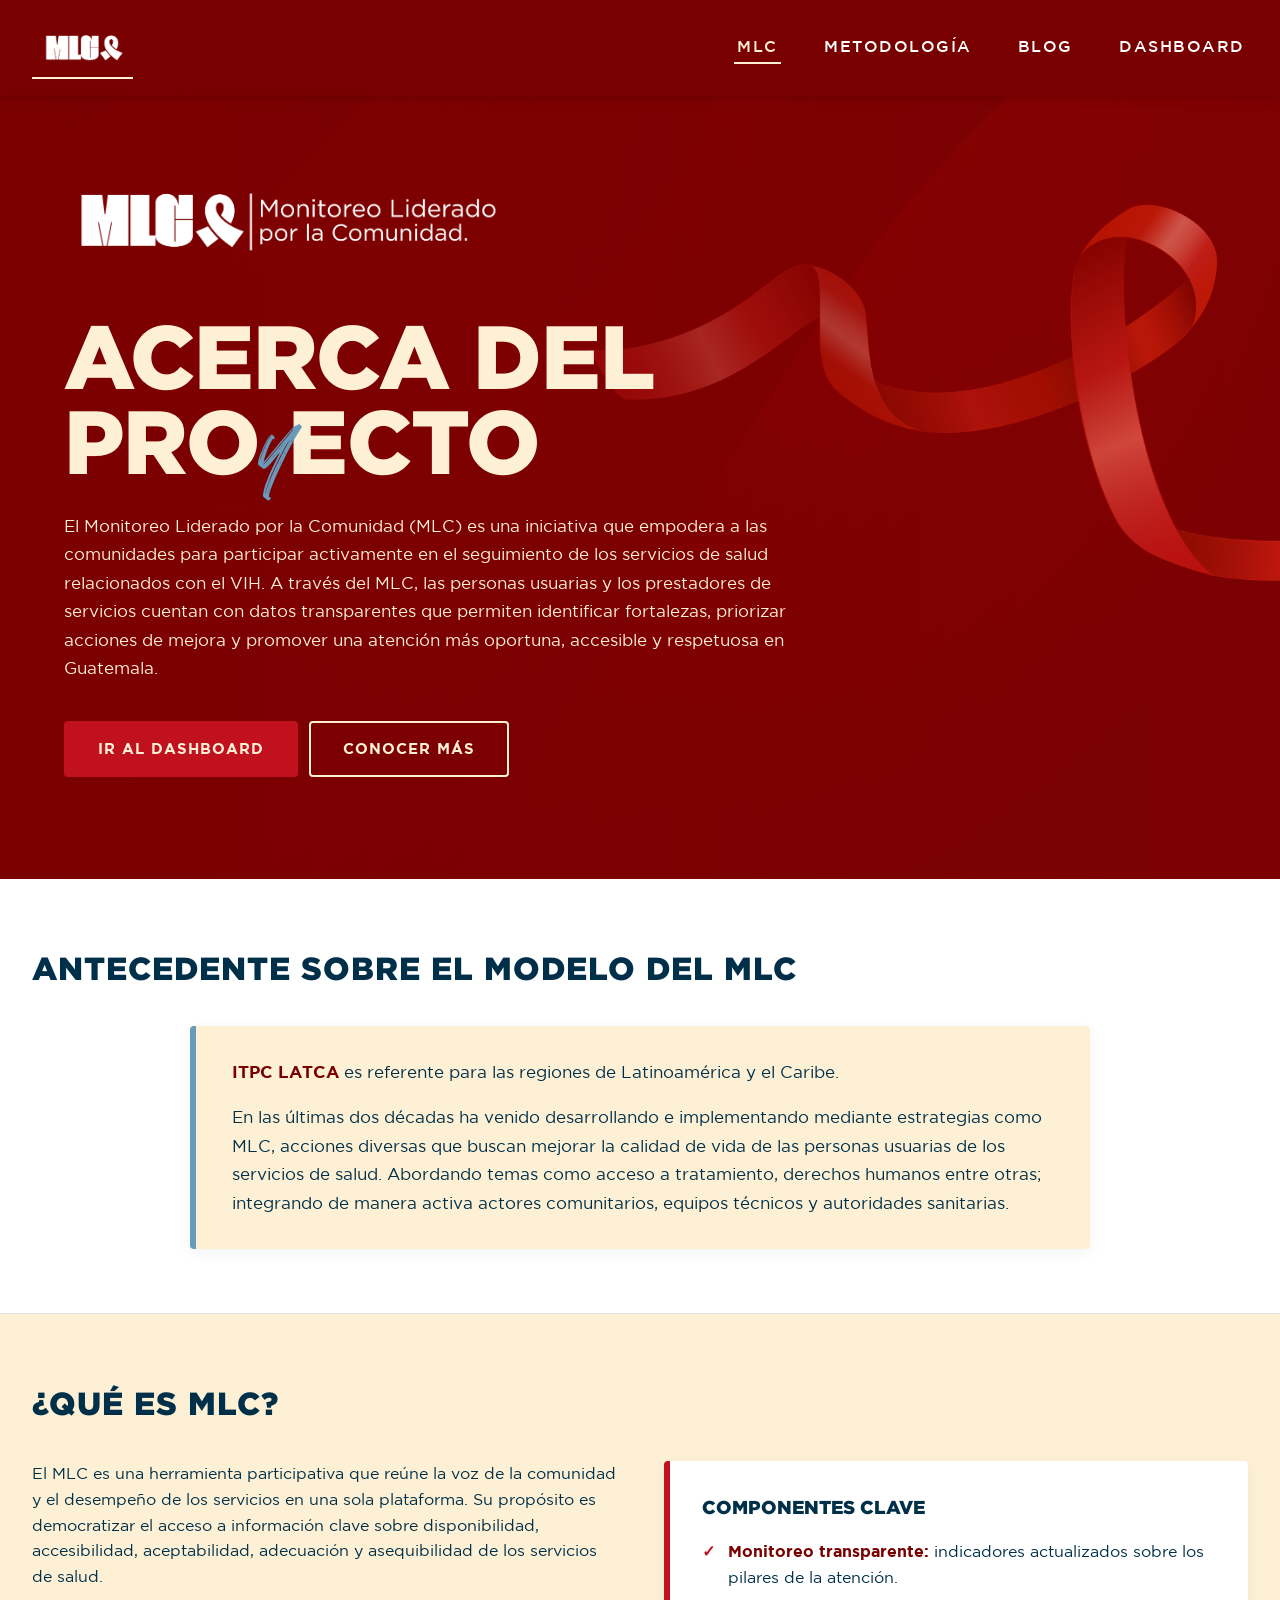
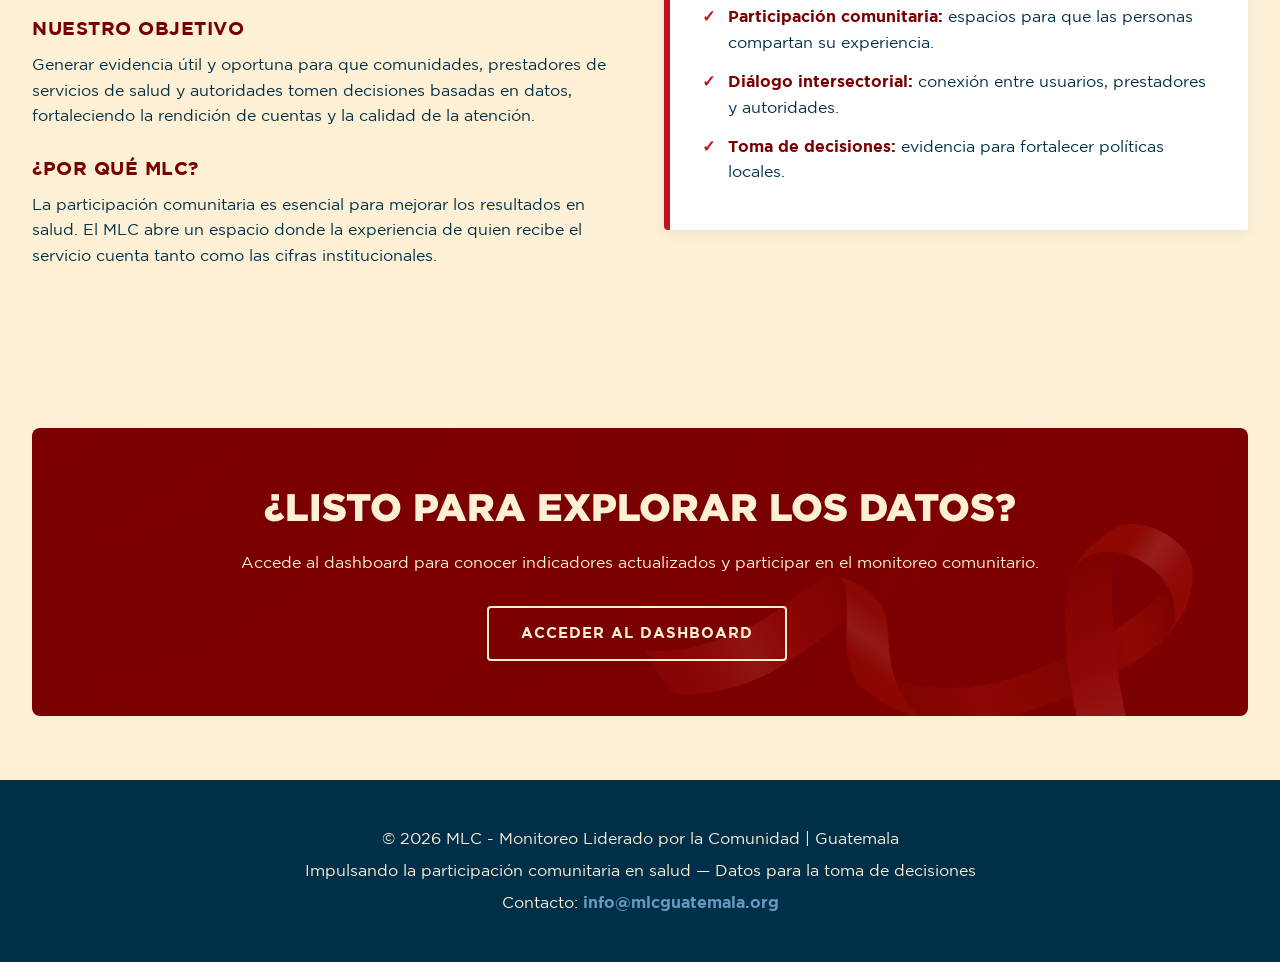
<file: index.html>
<!DOCTYPE html>
<html lang="es">
<head>
  <meta charset="UTF-8">
  <meta name="viewport" content="width=device-width, initial-scale=1.0">
  <title>MLC - Monitoreo Liderado por la Comunidad</title>
  <link rel="stylesheet" href="css/styles.css">
</head>
<body>
  <!-- Header -->
  <header>
    <nav class="navbar">
      <a href="index.html" class="logo">
        <img src="assets/img/ribbon-right.png" alt="MLC" style="height:48px; filter:brightness(0) invert(1);">
      </a>
      <button type="button" class="navbar-toggle" aria-label="Abrir menú" aria-expanded="false">
        <span></span><span></span><span></span>
      </button>
      <ul>
        <li><a href="index.html" class="active">MLC</a></li>
        <li><a href="metodologia.html">METODOLOGÍA</a></li>
        <li><a href="blog.html">BLOG</a></li>
        <li><a href="dashboard.html">DASHBOARD</a></li>
      </ul>
    </nav>
  </header>

  <!-- Hero / Acerca del Proyecto -->
  <section class="hero">
    <div class="container">
      <div class="hero-logo-row">
        <img src="assets/img/mlc-logo-full.png" alt="MLC - Monitoreo Liderado por la Comunidad" style="filter: brightness(0) invert(1);">
      </div>

      <h1>
        ACERCA DEL<br>
        PRO<span class="accent">y</span>ECTO
      </h1>

      <p class="lead">
        El Monitoreo Liderado por la Comunidad (MLC) es una iniciativa que empodera a las
        comunidades para participar activamente en el seguimiento de los servicios de salud
        relacionados con el VIH. A través del MLC, las personas usuarias y los prestadores
        de servicios cuentan con datos transparentes que permiten identificar fortalezas,
        priorizar acciones de mejora y promover una atención más oportuna, accesible y
        respetuosa en Guatemala.
      </p>

      <div>
        <a href="dashboard.html" class="btn btn-primary">Ir al Dashboard</a>
        <a href="#about" class="btn btn-outline">Conocer más</a>
      </div>
    </div>
  </section>

  <!-- Antecedente sobre el modelo del MLC -->
  <section class="about-section antecedente-section">
    <div class="container">
      <h2 class="section-title">Antecedente sobre el modelo del MLC</h2>
      <div class="antecedente-content">
        <p>
          <strong>ITPC LATCA</strong> es referente para las regiones de Latinoamérica y el Caribe.
        </p>
        <p>
          En las últimas dos décadas ha venido desarrollando e implementando mediante estrategias
          como MLC, acciones diversas que buscan mejorar la calidad de vida de las personas
          usuarias de los servicios de salud. Abordando temas como acceso a tratamiento, derechos
          humanos entre otras; integrando de manera activa actores comunitarios, equipos técnicos
          y autoridades sanitarias.
        </p>
      </div>
    </div>
  </section>

  <!-- Acerca - cuerpo -->
  <section id="about" class="about-section">
    <div class="container">
      <h2 class="section-title">¿Qué es MLC?</h2>

      <div class="about-content">
        <div class="about-text">
          <p>
            El MLC es una herramienta participativa que reúne la voz de la comunidad y el
            desempeño de los servicios en una sola plataforma. Su propósito es democratizar
            el acceso a información clave sobre disponibilidad, accesibilidad, aceptabilidad,
            adecuación y asequibilidad de los servicios de salud.
          </p>

          <h3>Nuestro objetivo</h3>
          <p>
            Generar evidencia útil y oportuna para que comunidades, prestadores de servicios de salud y autoridades
            tomen decisiones basadas en datos, fortaleciendo la rendición de cuentas y la
            calidad de la atención.
          </p>

          <h3>¿Por qué MLC?</h3>
          <p>
            La participación comunitaria es esencial para mejorar los resultados en salud.
            El MLC abre un espacio donde la experiencia de quien recibe el servicio cuenta
            tanto como las cifras institucionales.
          </p>
        </div>

        <div class="about-box">
          <h3>Componentes Clave</h3>
          <ul>
            <li><strong>Monitoreo transparente:</strong> indicadores actualizados sobre los pilares de la atención.</li>
            <li><strong>Participación comunitaria:</strong> espacios para que las personas compartan su experiencia.</li>
            <li><strong>Diálogo intersectorial:</strong> conexión entre usuarios, prestadores y autoridades.</li>
            <li><strong>Toma de decisiones:</strong> evidencia para fortalecer políticas locales.</li>
          </ul>
        </div>
      </div>
    </div>
  </section>

  <!-- Llamado a la acción -->
  <section class="container">
    <div class="cta-band">
      <h2>¿Listo para explorar los datos?</h2>
      <p>Accede al dashboard para conocer indicadores actualizados y participar en el monitoreo comunitario.</p>
      <a href="dashboard.html" class="btn btn-outline">Acceder al Dashboard</a>
    </div>
  </section>

  <!-- Footer -->
  <footer>
    <div class="container">
      <p>&copy; 2026 MLC - Monitoreo Liderado por la Comunidad | Guatemala</p>
      <p>Impulsando la participación comunitaria en salud — Datos para la toma de decisiones</p>
      <p>Contacto: <strong>info@mlcguatemala.org</strong></p>
    </div>
  </footer>

  <script src="js/script.js"></script>
</body>
</html>
</file>
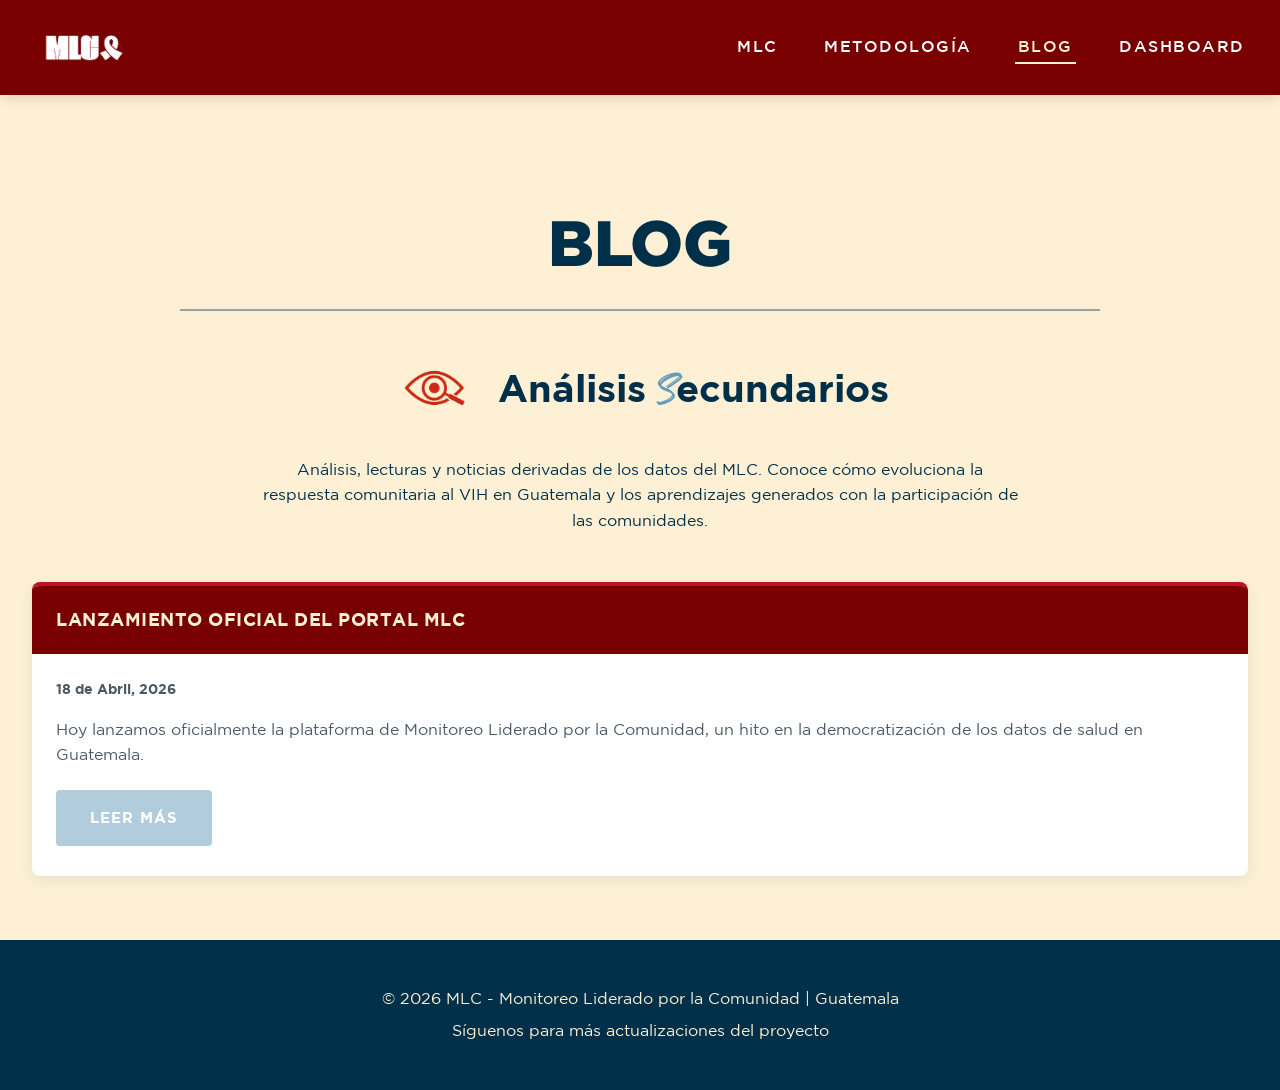
<file: blog.html>
<!DOCTYPE html>
<html lang="es">
<head>
  <meta charset="UTF-8">
  <meta name="viewport" content="width=device-width, initial-scale=1.0">
  <title>Blog - MLC</title>
  <link rel="stylesheet" href="css/styles.css">
</head>
<body>
  <!-- Header -->
  <header>
    <nav class="navbar">
      <a href="index.html" class="logo">
        <img src="assets/img/ribbon-right.png" alt="MLC" style="height:48px; filter:brightness(0) invert(1);">
      </a>
      <button type="button" class="navbar-toggle" aria-label="Abrir menú" aria-expanded="false">
        <span></span><span></span><span></span>
      </button>
      <ul>
        <li><a href="index.html">MLC</a></li>
        <li><a href="metodologia.html">METODOLOGÍA</a></li>
        <li><a href="blog.html" class="active">BLOG</a></li>
        <li><a href="dashboard.html">DASHBOARD</a></li>
      </ul>
    </nav>
  </header>

  <!-- Título principal -->
  <section class="container" style="padding-top: 4rem;">
    <h1 class="blog-title">BLOG</h1>
    <hr class="blog-divider">

    <!-- Encabezado Análisis Secundarios -->
    <div class="blog-section-heading">
      <img src="assets/img/icon-blog.png" alt="">
      <h2>Análisis <span class="accent">S</span>ecundarios</h2>
    </div>

    <p style="text-align:center; max-width: 760px; margin: 0 auto 3rem;">
      Análisis, lecturas y noticias derivadas de los datos del MLC. Conoce cómo evoluciona
      la respuesta comunitaria al VIH en Guatemala y los aprendizajes generados con la
      participación de las comunidades.
    </p>

    <!-- Artículo destacado -->
    <div class="cards-grid">
      <article class="card">
        <div class="card-header"><h3>Lanzamiento oficial del portal MLC</h3></div>
        <div class="card-body">
          <p class="muted" style="font-size: 0.85rem;"><strong>18 de Abril, 2026</strong></p>
          <p>
            Hoy lanzamos oficialmente la plataforma de Monitoreo Liderado por la Comunidad,
            un hito en la democratización de los datos de salud en Guatemala.
          </p>
          <a class="btn btn-secondary is-disabled" aria-disabled="true" tabindex="-1">Leer más</a>
        </div>
      </article>
    </div>

  </section>

  <!-- Footer -->
  <footer>
    <div class="container">
      <p>&copy; 2026 MLC - Monitoreo Liderado por la Comunidad | Guatemala</p>
      <p>Síguenos para más actualizaciones del proyecto</p>
    </div>
  </footer>

  <script src="js/script.js"></script>
</body>
</html>
</file>
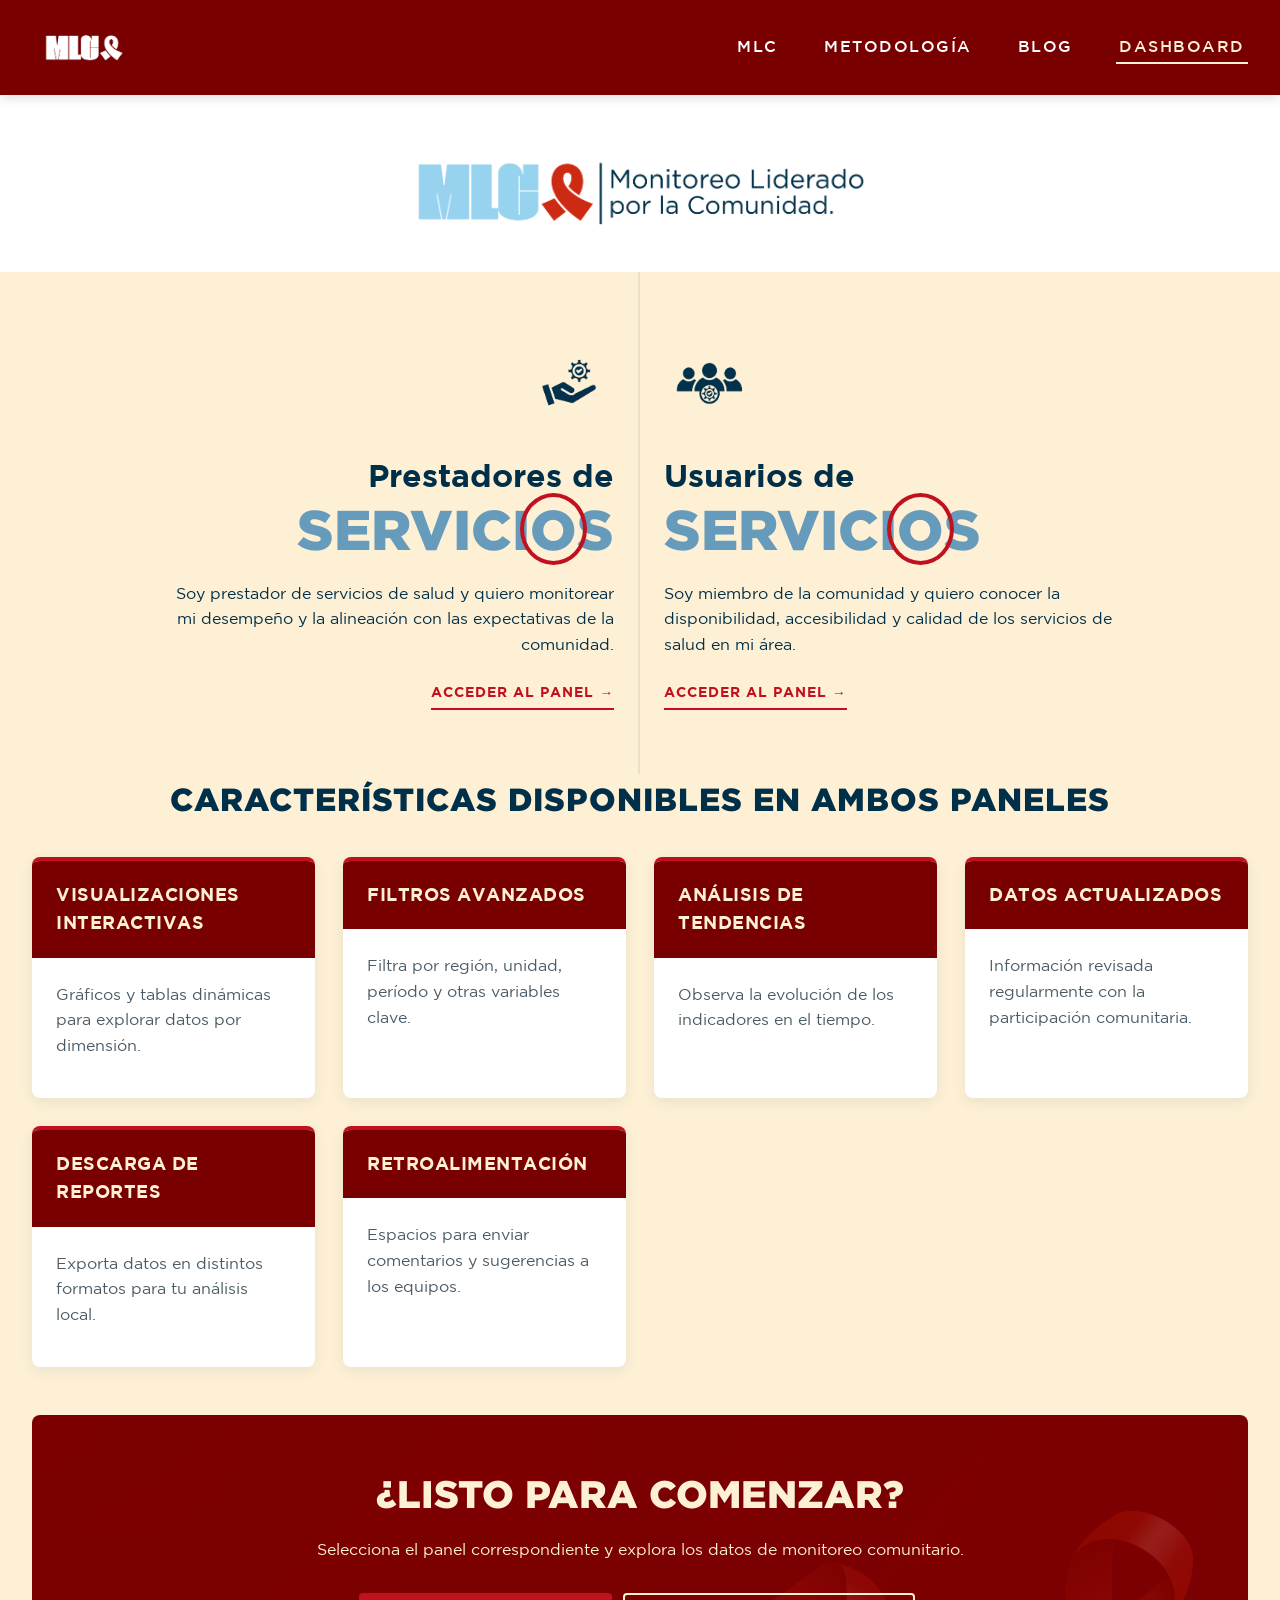
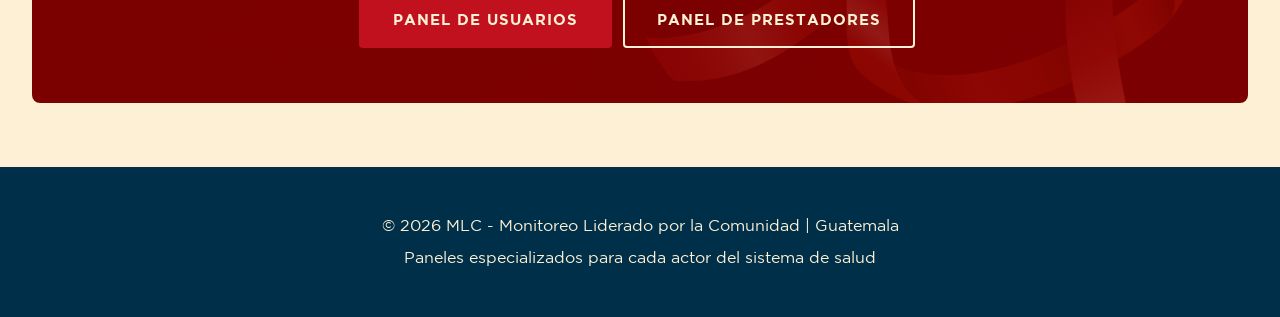
<file: dashboard.html>
<!DOCTYPE html>
<html lang="es">
<head>
  <meta charset="UTF-8">
  <meta name="viewport" content="width=device-width, initial-scale=1.0">
  <title>Dashboard - MLC</title>
  <link rel="stylesheet" href="css/styles.css">
</head>
<body>
  <!-- Header -->
  <header>
    <nav class="navbar">
      <a href="index.html" class="logo">
        <img src="assets/img/ribbon-right.png" alt="MLC" style="height:48px; filter:brightness(0) invert(1);">
      </a>
      <button type="button" class="navbar-toggle" aria-label="Abrir menú" aria-expanded="false">
        <span></span><span></span><span></span>
      </button>
      <ul>
        <li><a href="index.html">MLC</a></li>
        <li><a href="metodologia.html">METODOLOGÍA</a></li>
        <li><a href="blog.html">BLOG</a></li>
        <li><a href="dashboard.html" class="active">DASHBOARD</a></li>
      </ul>
    </nav>
  </header>

  <!-- Logo banner blanco con MLC azul -->
  <section class="brand-banner">
    <img src="assets/img/mlc-logo-full.png" alt="MLC - Monitoreo Liderado por la Comunidad">
  </section>

  <!-- Selector de roles (Prestadores / Usuarios) -->
  <section style="padding: 0;">
    <div class="role-grid">

      <!-- Prestadores: tarjeta izquierda, contenido alineado a la derecha (hacia el centro) -->
      <a href="dashboard-prestadores.html" class="role-card role-card--center" style="text-decoration: none;">
        <div class="role-icon">
          <img src="assets/img/icon-prestadores.png" alt="">
        </div>
        <h2 class="role-title">
          Prestadores de
          <span class="servicios">SERVICI<span class="o-mark">O</span>S</span>
        </h2>
        <p>
          Soy prestador de servicios de salud y quiero monitorear mi desempeño y la
          alineación con las expectativas de la comunidad.
        </p>
        <span class="role-link">Acceder al panel →</span>
      </a>

      <!-- Usuarios: tarjeta derecha, contenido alineado a la izquierda (hacia el centro) -->
      <a href="dashboard-usuarios.html" class="role-card role-card--left" style="text-decoration: none;">
        <div class="role-icon">
          <img src="assets/img/icon-usuarios.png" alt="">
        </div>
        <h2 class="role-title">
          Usuarios de
          <span class="servicios">SERVICI<span class="o-mark">O</span>S</span>
        </h2>
        <p>
          Soy miembro de la comunidad y quiero conocer la disponibilidad, accesibilidad
          y calidad de los servicios de salud en mi área.
        </p>
        <span class="role-link">Acceder al panel →</span>
      </a>

    </div>
  </section>

  <!-- Características comunes -->
  <section class="container">
    <h2 class="section-title" style="text-align:center;">Características disponibles en ambos paneles</h2>

    <div class="cards-grid">
      <div class="card">
        <div class="card-header"><h3>Visualizaciones interactivas</h3></div>
        <div class="card-body"><p>Gráficos y tablas dinámicas para explorar datos por dimensión.</p></div>
      </div>
      <div class="card">
        <div class="card-header"><h3>Filtros avanzados</h3></div>
        <div class="card-body"><p>Filtra por región, unidad, período y otras variables clave.</p></div>
      </div>
      <div class="card">
        <div class="card-header"><h3>Análisis de tendencias</h3></div>
        <div class="card-body"><p>Observa la evolución de los indicadores en el tiempo.</p></div>
      </div>
      <div class="card">
        <div class="card-header"><h3>Datos actualizados</h3></div>
        <div class="card-body"><p>Información revisada regularmente con la participación comunitaria.</p></div>
      </div>
      <div class="card">
        <div class="card-header"><h3>Descarga de reportes</h3></div>
        <div class="card-body"><p>Exporta datos en distintos formatos para tu análisis local.</p></div>
      </div>
      <div class="card">
        <div class="card-header"><h3>Retroalimentación</h3></div>
        <div class="card-body"><p>Espacios para enviar comentarios y sugerencias a los equipos.</p></div>
      </div>
    </div>

    <div class="cta-band">
      <h2>¿Listo para comenzar?</h2>
      <p>Selecciona el panel correspondiente y explora los datos de monitoreo comunitario.</p>
      <a href="dashboard-usuarios.html" class="btn btn-primary">Panel de Usuarios</a>
      <a href="dashboard-prestadores.html" class="btn btn-outline">Panel de Prestadores</a> 
    </div>
  </section>

  <!-- Footer -->
  <footer>
    <div class="container">
      <p>&copy; 2026 MLC - Monitoreo Liderado por la Comunidad | Guatemala</p>
      <p>Paneles especializados para cada actor del sistema de salud</p>
    </div>
  </footer>

  <script src="js/script.js"></script>
</body>
</html>
</file>
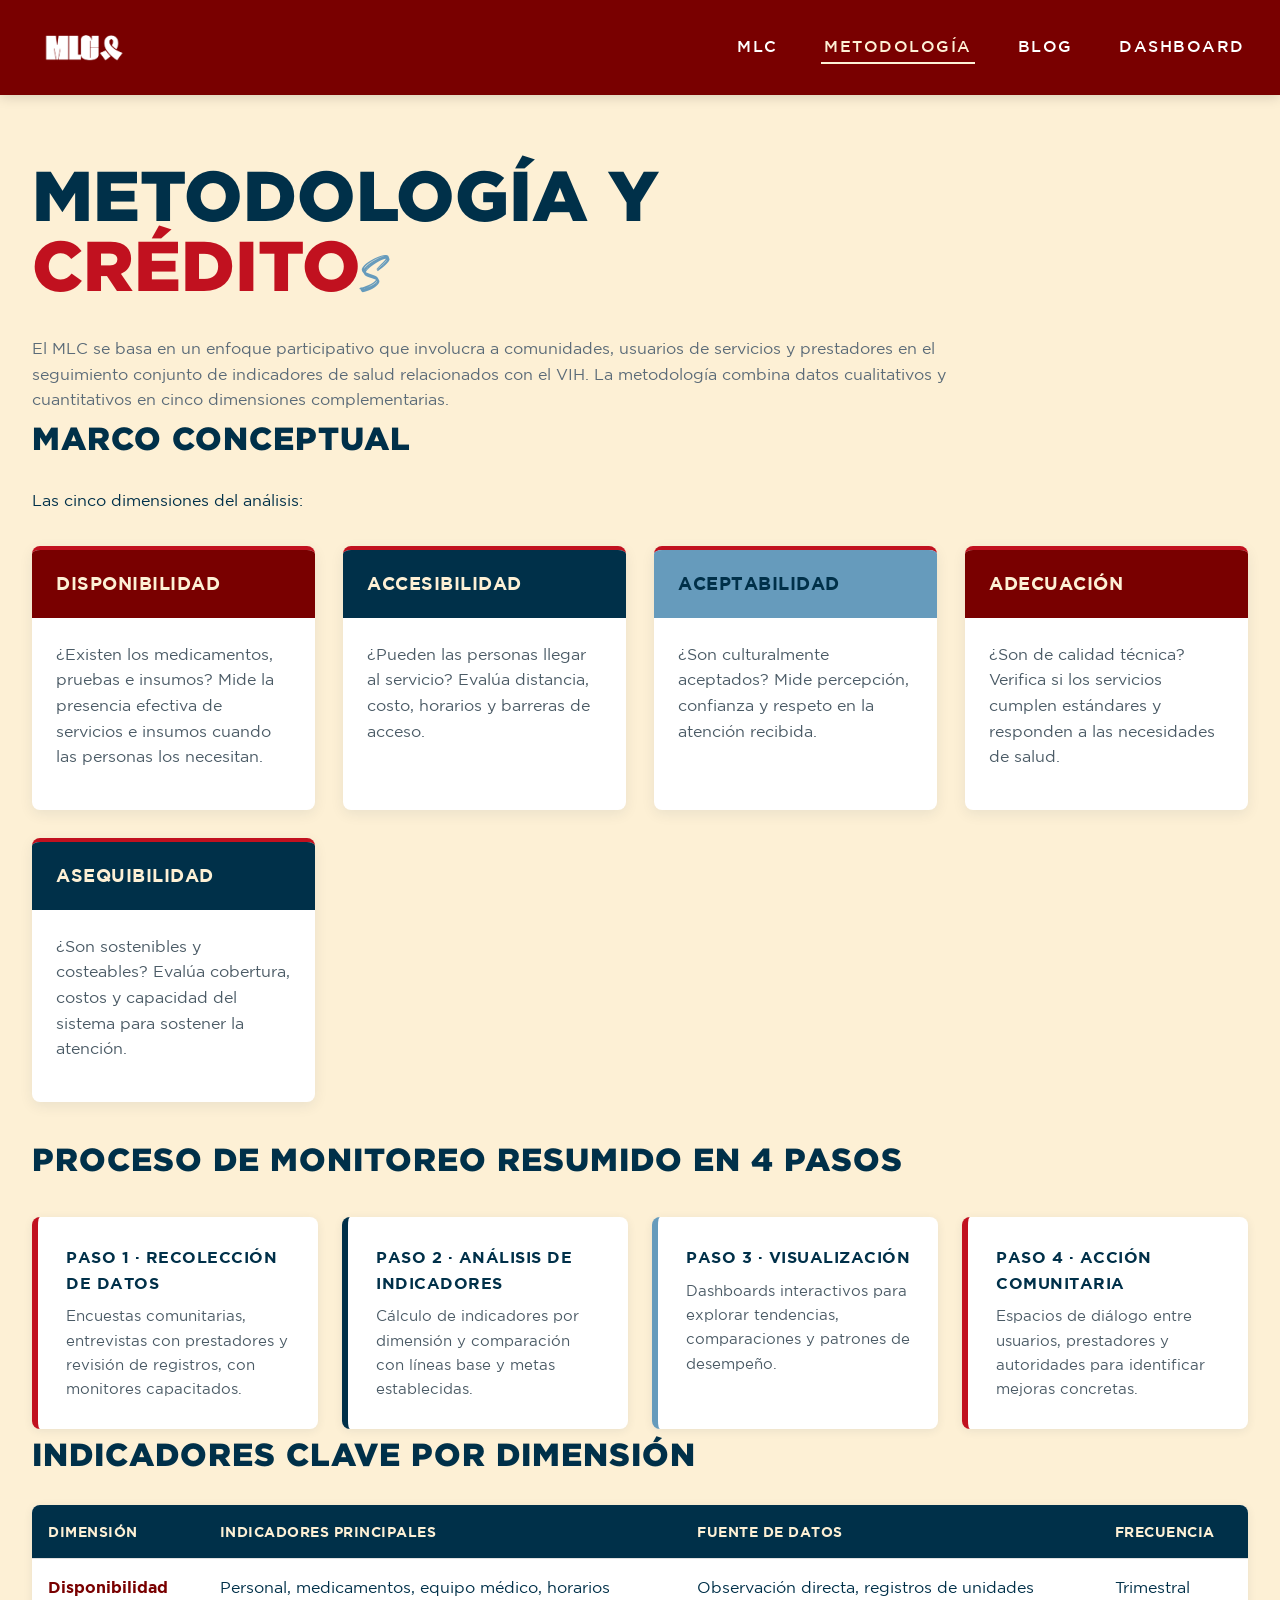
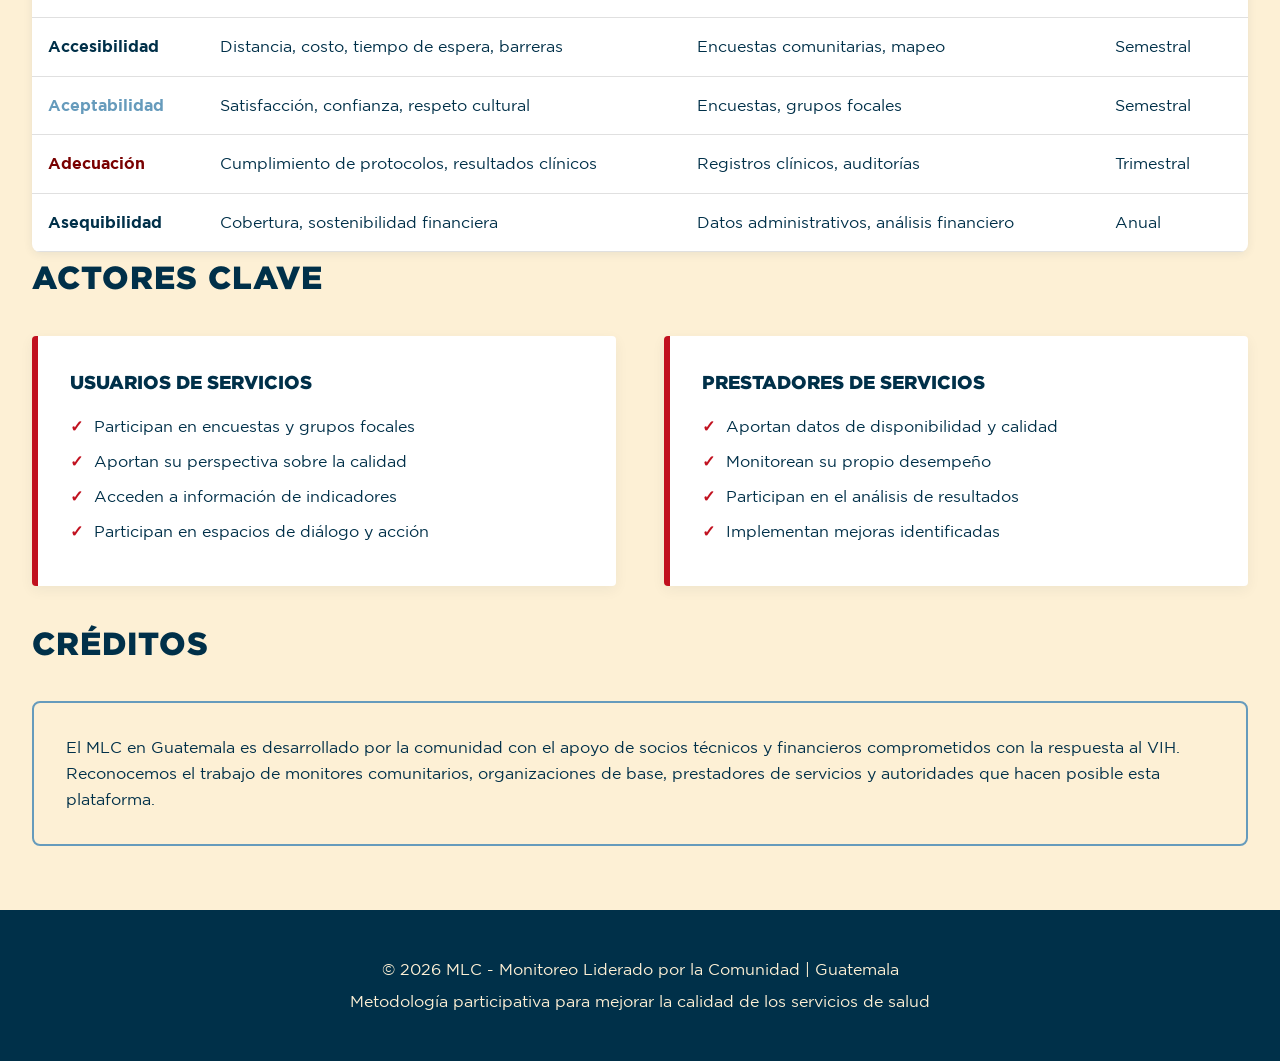
<file: metodologia.html>
<!DOCTYPE html>
<html lang="es">
<head>
  <meta charset="UTF-8">
  <meta name="viewport" content="width=device-width, initial-scale=1.0">
  <title>Metodología - MLC</title>
  <link rel="stylesheet" href="css/styles.css">
</head>
<body>
  <!-- Header -->
  <header>
    <nav class="navbar">
      <a href="index.html" class="logo">
        <img src="assets/img/ribbon-right.png" alt="MLC" style="height:48px; filter:brightness(0) invert(1);">
      </a>
      <button type="button" class="navbar-toggle" aria-label="Abrir menú" aria-expanded="false">
        <span></span><span></span><span></span>
      </button>
      <ul>
        <li><a href="index.html">MLC</a></li>
        <li><a href="metodologia.html" class="active">METODOLOGÍA</a></li>
        <li><a href="blog.html">BLOG</a></li>
        <li><a href="dashboard.html">DASHBOARD</a></li>
      </ul>
    </nav>
  </header>

  <!-- Encabezado al estilo "METODOLOGÍA Y CRÉDITOS" -->
  <section class="container" style="padding-top: 4rem;">
    <h1 class="page-title">
      METODOLOGÍA Y
      <span class="line2">CRÉDITO<span class="accent">s</span></span>
    </h1>

    <p class="muted" style="max-width: 920px;">
      El MLC se basa en un enfoque participativo que involucra a comunidades, usuarios de
      servicios y prestadores en el seguimiento conjunto de indicadores de salud relacionados
      con el VIH. La metodología combina datos cualitativos y cuantitativos en cinco
      dimensiones complementarias.
    </p>
  </section>

  <!-- Marco Conceptual -->
  <section class="container" id="pilares">
    <h2 class="section-title">Marco Conceptual</h2>
    <p style="margin-bottom: 1.5rem;">Las cinco dimensiones del análisis:</p>

    <div class="cards-grid">
      <div class="card">
        <div class="card-header"><h3>Disponibilidad</h3></div>
        <div class="card-body">
          <p>¿Existen los medicamentos, pruebas e insumos? Mide la presencia efectiva de servicios e insumos cuando las personas los necesitan.</p>
        </div>
      </div>

      <div class="card">
        <div class="card-header" style="background: var(--deep-oceanic);"><h3>Accesibilidad</h3></div>
        <div class="card-body">
          <p>¿Pueden las personas llegar al servicio? Evalúa distancia, costo, horarios y barreras de acceso.</p>
        </div>
      </div>

      <div class="card">
        <div class="card-header" style="background: var(--mystic-blue); color: var(--deep-oceanic);"><h3>Aceptabilidad</h3></div>
        <div class="card-body">
          <p>¿Son culturalmente aceptados? Mide percepción, confianza y respeto en la atención recibida.</p>
        </div>
      </div>

      <div class="card">
        <div class="card-header"><h3>Adecuación</h3></div>
        <div class="card-body">
          <p>¿Son de calidad técnica? Verifica si los servicios cumplen estándares y responden a las necesidades de salud.</p>
        </div>
      </div>

      <div class="card">
        <div class="card-header" style="background: var(--deep-oceanic);"><h3>Asequibilidad</h3></div>
        <div class="card-body">
          <p>¿Son sostenibles y costeables? Evalúa cobertura, costos y capacidad del sistema para sostener la atención.</p>
        </div>
      </div>
    </div>    
  </section>

  <!-- Proceso -->
  <section class="container">
    <h2 class="section-title">Proceso de Monitoreo resumido en 4 pasos</h2>

    <div class="steps-grid">
      <div class="step-card">
        <h3>Paso 1 · Recolección de datos</h3>
        <p>Encuestas comunitarias, entrevistas con prestadores y revisión de registros, con monitores capacitados.</p>
      </div>
      <div class="step-card alt-blue">
        <h3>Paso 2 · Análisis de indicadores</h3>
        <p>Cálculo de indicadores por dimensión y comparación con líneas base y metas establecidas.</p>
      </div>
      <div class="step-card alt-mystic">
        <h3>Paso 3 · Visualización</h3>
        <p>Dashboards interactivos para explorar tendencias, comparaciones y patrones de desempeño.</p>
      </div>
      <div class="step-card">
        <h3>Paso 4 · Acción comunitaria</h3>
        <p>Espacios de diálogo entre usuarios, prestadores y autoridades para identificar mejoras concretas.</p>
      </div>
    </div>
  </section>

  <!-- Tabla -->
  <section class="container">
    <h2 class="section-title">Indicadores clave por dimensión</h2>

    <div class="table-container">
      <table>
        <thead>
          <tr>
            <th>Dimensión</th>
            <th>Indicadores principales</th>
            <th>Fuente de datos</th>
            <th>Frecuencia</th>
          </tr>
        </thead>
        <tbody>
          <tr>
            <td style="font-weight: 700; color: var(--blood-rust);">Disponibilidad</td>
            <td>Personal, medicamentos, equipo médico, horarios</td>
            <td>Observación directa, registros de unidades</td>
            <td>Trimestral</td>
          </tr>
          <tr>
            <td style="font-weight: 700; color: var(--deep-oceanic);">Accesibilidad</td>
            <td>Distancia, costo, tiempo de espera, barreras</td>
            <td>Encuestas comunitarias, mapeo</td>
            <td>Semestral</td>
          </tr>
          <tr>
            <td style="font-weight: 700; color: var(--mystic-blue);">Aceptabilidad</td>
            <td>Satisfacción, confianza, respeto cultural</td>
            <td>Encuestas, grupos focales</td>
            <td>Semestral</td>
          </tr>
          <tr>
            <td style="font-weight: 700; color: var(--blood-rust);">Adecuación</td>
            <td>Cumplimiento de protocolos, resultados clínicos</td>
            <td>Registros clínicos, auditorías</td>
            <td>Trimestral</td>
          </tr>
          <tr>
            <td style="font-weight: 700; color: var(--deep-oceanic);">Asequibilidad</td>
            <td>Cobertura, sostenibilidad financiera</td>
            <td>Datos administrativos, análisis financiero</td>
            <td>Anual</td>
          </tr>
        </tbody>
      </table>
    </div>
  </section>

  <!-- Actores -->
  <section class="container">
    <h2 class="section-title">Actores clave</h2>

    <div class="about-content">
      <div class="about-box">
        <h3>Usuarios de Servicios</h3>
        <ul class="feature-list" style="list-style: none;">
          <li>Participan en encuestas y grupos focales</li>
          <li>Aportan su perspectiva sobre la calidad</li>
          <li>Acceden a información de indicadores</li>
          <li>Participan en espacios de diálogo y acción</li>
        </ul>
      </div>

      <div class="about-box">
        <h3>Prestadores de Servicios</h3>
        <ul class="feature-list" style="list-style: none;">
          <li>Aportan datos de disponibilidad y calidad</li>
          <li>Monitorean su propio desempeño</li>
          <li>Participan en el análisis de resultados</li>
          <li>Implementan mejoras identificadas</li>
        </ul>
      </div>
    </div>
  </section>

  <!-- Créditos -->
  <section class="container">
    <h2 class="section-title">Créditos</h2>
    <div class="resources-band">
      <p>
        El MLC en Guatemala es desarrollado por la comunidad con el apoyo de socios técnicos
        y financieros comprometidos con la respuesta al VIH. Reconocemos el trabajo de
        monitores comunitarios, organizaciones de base, prestadores de servicios y
        autoridades que hacen posible esta plataforma.
      </p>
    </div>
  </section>

  <!-- Footer -->
  <footer>
    <div class="container">
      <p>&copy; 2026 MLC - Monitoreo Liderado por la Comunidad | Guatemala</p>
      <p>Metodología participativa para mejorar la calidad de los servicios de salud</p>
    </div>
  </footer>

  <script src="js/script.js"></script>
</body>
</html>
</file>
<file: css/styles.css>
/* ============================================================
   MLC - Monitoreo Liderado por la Comunidad
   Sistema de diseño basado en KEY VISUAL
   ============================================================ */

/* --- Tipografías --- */
@font-face {
  font-family: 'Gotham';
  src: url('../assets/fonts/GothamLight.ttf') format('truetype');
  font-weight: 300;
  font-style: normal;
  font-display: swap;
}

@font-face {
  font-family: 'Gotham';
  src: url('../assets/fonts/GothamBook.ttf') format('truetype');
  font-weight: 400;
  font-style: normal;
  font-display: swap;
}

@font-face {
  font-family: 'Gotham';
  src: url('../assets/fonts/GothamMedium.ttf') format('truetype');
  font-weight: 500;
  font-style: normal;
  font-display: swap;
}

@font-face {
  font-family: 'Gotham';
  src: url('../assets/fonts/GothamBold.ttf') format('truetype');
  font-weight: 700;
  font-style: normal;
  font-display: swap;
}

@font-face {
  font-family: 'Gotham';
  src: url('../assets/fonts/Gotham-Black.otf') format('opentype');
  font-weight: 900;
  font-style: normal;
  font-display: swap;
}

@font-face {
  font-family: 'Boochild';
  src: url('../assets/fonts/Boochild.ttf') format('truetype'),
       url('../assets/fonts/Boochild.otf') format('opentype');
  font-weight: 400;
  font-style: normal;
  font-display: swap;
}

/* --- Paleta MLC --- */
:root {
  --crimson-blaze: #C1111F;
  --blood-rust:    #790000;
  --deep-oceanic:  #003049;
  --mystic-blue:   #669BBC;
  --vanilla-cream: #FDF0D5;
  --text-light:    #ffffff;
  --text-dark:     #003049;
  --border-light:  #e0e0e0;

  --font-display: 'Gotham', 'Helvetica Neue', Arial, sans-serif;
  --font-script:  'Boochild', 'Brush Script MT', cursive;
}

* { margin: 0; padding: 0; box-sizing: border-box; }
html { scroll-behavior: smooth; }

body {
  font-family: var(--font-display);
  font-weight: 400;
  color: var(--deep-oceanic);
  line-height: 1.6;
  background-color: var(--vanilla-cream);
}

img { max-width: 100%; display: block; }

a { color: inherit; }

/* ============================================================
   Header / Navegación  (barra Blood Rust)
   ============================================================ */
header {
  background: var(--blood-rust);
  padding: 1rem 0;
  box-shadow: 0 2px 12px rgba(0, 0, 0, 0.15);
  position: sticky;
  top: 0;
  z-index: 1000;
}

.navbar {
  display: flex;
  justify-content: space-between;
  align-items: center;
  max-width: 1280px;
  margin: 0 auto;
  padding: 0 2rem;
  position: relative;
}

/* Botón hamburguesa (hidden por defecto, visible en mobile) */
.navbar-toggle {
  display: none;
  background: transparent;
  border: 0;
  width: 40px;
  height: 40px;
  padding: 8px;
  cursor: pointer;
  flex-direction: column;
  justify-content: space-between;
  align-items: stretch;
  flex-shrink: 0;
}
.navbar-toggle span {
  display: block;
  height: 3px;
  background: var(--vanilla-cream);
  border-radius: 2px;
  transition: transform 0.25s ease, opacity 0.2s ease;
  transform-origin: center;
}
.navbar-toggle[aria-expanded="true"] span:nth-child(1) { transform: translateY(8px) rotate(45deg); }
.navbar-toggle[aria-expanded="true"] span:nth-child(2) { opacity: 0; }
.navbar-toggle[aria-expanded="true"] span:nth-child(3) { transform: translateY(-8px) rotate(-45deg); }
.navbar-toggle:focus-visible { outline: 2px solid var(--vanilla-cream); outline-offset: 2px; border-radius: 4px; }

.logo {
  display: flex;
  align-items: center;
  gap: 0.6rem;
  text-decoration: none;
  color: var(--text-light);
}

.logo img {
  height: 42px;
  width: auto;
}
nav ul {
  list-style: none;
  display: flex;
  gap: 2.5rem;
}

nav a {
  color: var(--text-light);
  text-decoration: none;
  font-family: var(--font-display);
  font-weight: 500;
  font-size: 1rem;
  letter-spacing: 1.5px;
  padding: 0.4rem 0.2rem;
  border-bottom: 2px solid transparent;
  transition: border-color 0.25s ease, color 0.25s ease;
}

nav a:hover,
nav a.active {
  border-bottom-color: var(--vanilla-cream);
  color: var(--vanilla-cream);
}

/* ============================================================
   Container
   ============================================================ */
.container {
  max-width: 1280px;
  margin: 0 auto;
  padding: 0 2rem;
}

/* ============================================================
   Hero (página de portada / Acerca del Proyecto)
   ============================================================ */
.hero {
  position: relative;
  background: var(--blood-rust);
  background-image: url('../assets/img/hero-bg.png');
  background-size: cover;
  background-position: right center;
  color: var(--vanilla-cream);
  padding: 5rem 2rem 6rem;
  overflow: hidden;
}

.hero::before {
  content: "";
  position: absolute;
  inset: 0;
  background: linear-gradient(90deg,
      rgba(121, 0, 0, 0.92) 0%,
      rgba(121, 0, 0, 0.65) 55%,
      rgba(121, 0, 0, 0.25) 100%);
  pointer-events: none;
}

.hero .container {
  position: relative;
  z-index: 1;
}

.hero-logo-row {
  display: flex;
  align-items: center;
  gap: 1rem;
  margin-bottom: 3rem;
}

.hero-logo-row img {
  max-height: 90px;
  width: auto;
}

.hero h1 {
  font-family: var(--font-display);
  font-weight: 900;
  font-size: clamp(3rem, 7vw, 6rem);
  line-height: 0.95;
  color: var(--vanilla-cream);
  text-transform: uppercase;
  letter-spacing: -1px;
  margin-bottom: 1.5rem;
}

.hero h1 .accent {
  font-family: var(--font-script);
  color: var(--mystic-blue);
  font-weight: 400;
  text-transform: none;
  letter-spacing: 0;
  font-size: 0.95em;
  display: inline-block;
  transform: translateY(0.05em);
}

.hero p.lead {
  max-width: 760px;
  font-size: 1.05rem;
  line-height: 1.7;
  color: var(--vanilla-cream);
  margin-bottom: 2rem;
}

/* ============================================================
   Botones
   ============================================================ */
.btn {
  display: inline-block;
  padding: 0.85rem 2rem;
  border-radius: 4px;
  text-decoration: none;
  font-family: var(--font-display);
  font-weight: 700;
  font-size: 0.95rem;
  letter-spacing: 1px;
  text-transform: uppercase;
  transition: all 0.25s ease;
  border: 2px solid transparent;
  cursor: pointer;
  margin: 0.4rem 0.4rem 0.4rem 0;
}

.btn-primary {
  background-color: var(--crimson-blaze);
  color: var(--vanilla-cream);
}
.btn-primary:hover {
  background-color: var(--blood-rust);
  transform: translateY(-2px);
  box-shadow: 0 6px 16px rgba(0, 0, 0, 0.25);
}

.btn-secondary {
  background-color: var(--mystic-blue);
  color: var(--text-light);
}
.btn-secondary:hover {
  background-color: var(--deep-oceanic);
  transform: translateY(-2px);
  box-shadow: 0 6px 16px rgba(0, 0, 0, 0.2);
}
.btn.is-disabled {
  opacity: 0.5;
  cursor: not-allowed;
  pointer-events: none;
}

.btn-outline {
  background: transparent;
  border-color: var(--vanilla-cream);
  color: var(--vanilla-cream);
}
.btn-outline:hover {
  background: var(--vanilla-cream);
  color: var(--blood-rust);
}

/* ============================================================
   Títulos / Headings de sección
   ============================================================ */
section { padding: 4rem 0; }

.page-title {
  font-family: var(--font-display);
  font-weight: 900;
  text-transform: uppercase;
  font-size: clamp(2.5rem, 5.5vw, 4.5rem);
  line-height: 1;
  color: var(--deep-oceanic);
  margin-bottom: 2rem;
}

.page-title .line2 {
  display: block;
  color: var(--crimson-blaze);
}

.page-title .accent {
  font-family: var(--font-script);
  color: var(--mystic-blue);
  font-weight: 400;
  text-transform: none;
  font-size: 0.95em;
  display: inline-block;
}

.section-title {
  font-family: var(--font-display);
  font-weight: 900;
  text-transform: uppercase;
  font-size: 2rem;
  color: var(--deep-oceanic);
  margin-bottom: 1.5rem;
  letter-spacing: 1px;
}

.section-subtitle {
  font-family: var(--font-display);
  font-weight: 700;
  font-size: 1.4rem;
  color: var(--blood-rust);
  margin-bottom: 1rem;
  text-transform: uppercase;
  letter-spacing: 1px;
}

p { color: var(--deep-oceanic); }
.muted { color: #5b6b78; }

/* ============================================================
   Página: Selector de paneles (Prestadores / Usuarios)
   ============================================================ */
.brand-banner {
  background: var(--text-light);
  padding: 3rem 2rem 2rem;
  text-align: center;
}

.brand-banner img {
  max-width: min(480px, 100%);
  margin: 0 auto;
}

.role-grid {
  display: grid;
  grid-template-columns: 1fr 1fr;
  background: var(--vanilla-cream);
}

.role-card {
  padding: 4rem 3rem;
  position: relative;
  border-right: 2px solid rgba(0, 48, 73, 0.08);
  transition: background 0.3s ease;
}

.role-grid > .role-card:last-child {
  border-right: none;
}

.role-card--center {
  text-align: right;
  padding-left: 3rem;
  padding-right: 1.5rem;
}

.role-card--center .role-icon { margin-left: auto; margin-right: 0; }
.role-card--center p { margin-left: auto; margin-right: 0; }

.role-card--left {
  text-align: left;
  padding-left: 1.5rem;
  padding-right: 3rem;
}

.role-card--left .role-icon { margin-left: 0; margin-right: auto; }
.role-card--left p { margin-left: 0; margin-right: auto; }

.role-card:hover {
  background: rgba(102, 155, 188, 0.12);
}

.role-icon {
  width: 90px;
  height: 90px;
  margin-bottom: 1.5rem;
}

.role-icon img {
  width: 100%;
  height: 100%;
  object-fit: contain;
}

.role-title {
  font-family: var(--font-display);
  font-weight: 700;
  font-size: 2rem;
  color: var(--deep-oceanic);
  margin-bottom: 0.2rem;
}

.role-title .servicios {
  display: block;
  font-weight: 900;
  font-size: 3.5rem;
  line-height: 1;
  color: var(--mystic-blue);
  text-transform: uppercase;
  position: relative;
}

.role-title .servicios .o-mark {
  position: relative;
  display: inline-block;
}

.role-title .servicios .o-mark::after {
  content: "";
  position: absolute;
  inset: -8px -10px;
  border: 4px solid var(--crimson-blaze);
  border-radius: 50%;
  pointer-events: none;
}

.role-card p {
  margin-top: 1.5rem;
  color: var(--deep-oceanic);
  font-size: 1rem;
  max-width: 460px;
}

.role-card .cursor {
  position: absolute;
  font-size: 1.6rem;
  color: var(--crimson-blaze);
  pointer-events: none;
}

.role-link {
  display: inline-block;
  margin-top: 1.5rem;
  font-family: var(--font-display);
  font-weight: 700;
  letter-spacing: 1px;
  text-transform: uppercase;
  font-size: 0.85rem;
  color: var(--crimson-blaze);
  text-decoration: none;
  border-bottom: 2px solid var(--crimson-blaze);
  padding-bottom: 0.3rem;
}

.role-link:hover {
  color: var(--blood-rust);
  border-color: var(--blood-rust);
}

/* ============================================================
   Cards genéricos
   ============================================================ */
.cards-grid {
  display: grid;
  grid-template-columns: repeat(auto-fit, minmax(280px, 1fr));
  gap: 1.75rem;
  margin: 2rem 0;
}

.card {
  background: var(--text-light);
  border-radius: 8px;
  box-shadow: 0 4px 14px rgba(0, 48, 73, 0.08);
  overflow: hidden;
  transition: transform 0.3s ease, box-shadow 0.3s ease;
  border-top: 4px solid var(--crimson-blaze);
}

.card:hover {
  transform: translateY(-5px);
  box-shadow: 0 10px 24px rgba(0, 48, 73, 0.18);
}

.card-header {
  background: var(--blood-rust);
  color: var(--vanilla-cream);
  padding: 1.25rem 1.5rem;
}

.card-header h3 {
  font-family: var(--font-display);
  font-weight: 700;
  font-size: 1.1rem;
  text-transform: uppercase;
  letter-spacing: 0.5px;
}

.card-body {
  padding: 1.5rem;
}

.card-body p {
  color: #4b5b66;
  margin-bottom: 1rem;
}

/* ============================================================
   Footer
   ============================================================ */
footer {
  background: var(--deep-oceanic);
  color: var(--vanilla-cream);
  padding: 2.5rem 2rem;
  text-align: center;
  margin-top: 4rem;
}

footer p { color: var(--vanilla-cream); margin: 0.4rem 0; }
footer strong { color: var(--mystic-blue); }

/* ============================================================
   Página Metodología (encabezado) y Acerca del Proyecto (cuerpo)
   ============================================================ */
.about-section {
  padding: 4rem 0;
  background: var(--vanilla-cream);
}

.about-content {
  display: grid;
  grid-template-columns: 1fr 1fr;
  gap: 3rem;
  align-items: start;
  margin: 2rem 0;
}

.about-text h3 {
  color: var(--blood-rust);
  margin: 1.5rem 0 0.5rem;
  font-size: 1.2rem;
  font-weight: 700;
  text-transform: uppercase;
  letter-spacing: 0.5px;
}

.about-text p { color: var(--deep-oceanic); margin-bottom: 1rem; }

.about-box {
  background: var(--text-light);
  border-left: 6px solid var(--crimson-blaze);
  padding: 2rem;
  border-radius: 4px;
  box-shadow: 0 4px 14px rgba(0, 48, 73, 0.06);
}

.about-box h3 {
  color: var(--deep-oceanic);
  font-weight: 900;
  text-transform: uppercase;
  margin-bottom: 1rem;
}

.about-box ul { list-style: none; }
.about-box li {
  margin-bottom: 0.85rem;
  padding-left: 1.6rem;
  position: relative;
  color: var(--deep-oceanic);
}
.about-box li::before {
  content: "✓";
  position: absolute;
  left: 0;
  color: var(--crimson-blaze);
  font-weight: 700;
}
.about-box li strong { color: var(--blood-rust); }

.antecedente-section {
  background: var(--text-light);
  border-bottom: 1px solid var(--border-light);
}

.antecedente-content {
  max-width: 900px;
  margin: 2rem auto 0;
  background: var(--vanilla-cream);
  border-left: 6px solid var(--mystic-blue);
  padding: 2rem 2.25rem;
  border-radius: 4px;
  box-shadow: 0 4px 14px rgba(0, 48, 73, 0.06);
}

.antecedente-content p {
  color: var(--deep-oceanic);
  margin-bottom: 1rem;
  font-size: 1.05rem;
  line-height: 1.7;
}

.antecedente-content p:last-child { margin-bottom: 0; }
.antecedente-content strong { color: var(--blood-rust); }

/* ============================================================
   Dashboard - Selector general
   ============================================================ */
.dashboard-header {
  background: var(--blood-rust);
  background-image:
      linear-gradient(90deg, rgba(121, 0, 0, 0.92), rgba(121, 0, 0, 0.7)),
      url('../assets/img/hero-bg.png');
  background-size: cover;
  color: var(--vanilla-cream);
  padding: 3rem 2rem;
  margin-bottom: 2rem;
}

.dashboard-header h1 {
  font-family: var(--font-display);
  font-weight: 900;
  text-transform: uppercase;
  font-size: clamp(2rem, 4vw, 3rem);
  margin-bottom: 0.5rem;
}

.dashboard-header p {
  color: var(--vanilla-cream);
  font-size: 1.05rem;
}

/* Dashboard tarjetas de selección */
.dashboard-container {
  display: grid;
  grid-template-columns: repeat(auto-fit, minmax(280px, 1fr));
  gap: 2rem;
  padding: 2rem 0;
}

.dashboard-option {
  background: var(--text-light);
  border-radius: 12px;
  padding: 2.5rem 2rem;
  text-align: center;
  border-top: 6px solid var(--crimson-blaze);
  cursor: pointer;
  transition: all 0.3s ease;
  box-shadow: 0 4px 14px rgba(0, 48, 73, 0.08);
}

.dashboard-option:hover {
  transform: translateY(-6px);
  box-shadow: 0 12px 26px rgba(0, 48, 73, 0.18);
}

.dashboard-option h3 {
  color: var(--deep-oceanic);
  margin-bottom: 1rem;
  font-size: 1.6rem;
  font-weight: 900;
  text-transform: uppercase;
}

.dashboard-option p { color: #4b5b66; }

.dashboard-option .icon {
  width: 100px;
  height: 100px;
  margin: 0 auto 1.5rem;
}
.dashboard-option .icon img {
  width: 100%;
  height: 100%;
  object-fit: contain;
}

/* ============================================================
   Dashboard interno - Pillars / Indicadores
   ============================================================ */
.summary-intro {
  margin-bottom: 1.25rem;
  padding: 0 0.25rem;
}
.summary-intro h2 {
  font-family: var(--font-display);
  font-weight: 700;
  font-size: 1.5rem;
  color: var(--deep-oceanic);
  margin: 0 0 0.5rem;
}
.summary-intro p {
  color: var(--deep-oceanic);
  font-size: 0.95rem;
  line-height: 1.5;
  max-width: 900px;
  margin: 0;
}

.filters {
  display: flex;
  flex-direction: column;
  gap: 1rem;
  margin-bottom: 2rem;
  background: var(--text-light);
  padding: 1.25rem 1.5rem;
  border-radius: 8px;
  box-shadow: 0 2px 8px rgba(0, 48, 73, 0.06);
}

.filters-row {
  display: grid;
  grid-template-columns: repeat(3, 1fr);
  gap: 1rem;
  align-items: flex-start;
}

.filters-row-dyn {
  display: contents;
}

.filter-group {
  display: flex;
  flex-direction: column;
  gap: 0.4rem;
  align-items: stretch;
  min-width: 0;
  position: relative;
}

.filter-group label {
  font-weight: 700;
  color: var(--deep-oceanic);
  text-transform: uppercase;
  font-size: 0.8rem;
  letter-spacing: 0.5px;
}

.filter-group select,
.filter-group input {
  padding: 0.55rem 0.75rem;
  border: 1px solid var(--border-light);
  border-radius: 4px;
  font-size: 0.95rem;
  font-family: var(--font-display);
  color: var(--deep-oceanic);
  background: var(--text-light);
  width: 100%;
  min-width: 0;
}

/* Wrapper de filtros dinámicos: grid con columnas de ancho uniforme. */
.filters-dyn {
  flex: 1;
  display: grid;
  grid-template-columns: repeat(auto-fit, minmax(220px, 1fr));
  gap: 0.75rem 1rem;
}

.filters-row-dyn {
  display: contents;
}

/* Botón × para quitar un filtro extra */
.filter-group .filter-remove {
  position: absolute;
  top: 0;
  right: 0;
  background: transparent;
  border: 1px solid var(--border-light);
  color: var(--blood-rust);
  width: 1.25rem;
  height: 1.25rem;
  line-height: 1;
  border-radius: 50%;
  font-size: 0.85rem;
  font-weight: 700;
  cursor: pointer;
  padding: 0;
  display: inline-flex;
  align-items: center;
  justify-content: center;
  transition: background 0.15s ease, color 0.15s ease;
}
.filter-group .filter-remove:hover {
  background: var(--blood-rust);
  color: var(--text-light);
}
#filters-add {
padding: 0px;
    margin-top: 7px;
    }
/* Menú "Agregar filtro" — <details> nativo */
.add-filter {
  position: relative;
  width: 100%;
}
.add-filter > summary {
  list-style: none;
  cursor: pointer;
  user-select: none;
  display: flex;
  align-items: center;
  justify-content: center;
  width: 100%;
  line-height: 1;
  margin: 0;
}
.add-filter > summary::-webkit-details-marker { display: none; }
.add-filter[open] > summary {
  background: var(--deep-oceanic);
}
.add-filter-menu {
  position: absolute;
  top: calc(100% + 0.4rem);
  left: 0;
  z-index: 50;
  min-width: 220px;
  background: var(--text-light);
  border: 1px solid var(--border-light);
  border-radius: 6px;
  box-shadow: 0 8px 24px rgba(0, 48, 73, 0.18);
  padding: 0.35rem;
  display: flex;
  flex-direction: column;
  gap: 0.15rem;
}
.add-filter:not([open]) .add-filter-menu {
  display: none;
}
.add-filter-item {
  background: transparent;
  border: none;
  text-align: left;
  padding: 0.5rem 0.75rem;
  border-radius: 4px;
  font-size: 0.9rem;
  color: var(--deep-oceanic);
  cursor: pointer;
  font-family: var(--font-display);
}
.add-filter-item:hover {
  background: var(--vanilla-cream);
  color: var(--blood-rust);
}

/* Indicadores numéricos */
.indicators {
  display: grid;
  grid-template-columns: repeat(auto-fit, minmax(200px, 1fr));
  gap: 1rem;
  margin-bottom: 2rem;
}

.indicator-box {
  background: var(--text-light);
  border-top: 5px solid var(--mystic-blue);
  border-radius: 8px;
  padding: 1.5rem;
  text-align: center;
  box-shadow: 0 2px 10px rgba(0, 48, 73, 0.08);
}

.indicator-title {
  color: var(--deep-oceanic);
  font-weight: 700;
  margin-bottom: 0.5rem;
  text-transform: uppercase;
  font-size: 0.85rem;
  letter-spacing: 0.5px;
}

.indicator-value {
  color: var(--crimson-blaze);
  font-size: 2.4rem;
  font-weight: 900;
  font-family: var(--font-display);
}

.indicator-subtitle { color: #6b7a85; font-size: 0.85rem; }

/* Pillar tabs (banner blood-rust con texto cream) */
.pillars-container {
  display: grid;
  grid-template-columns: repeat(auto-fit, minmax(170px, 1fr));
  gap: 0.75rem;
  margin: 1rem 0 2rem;
}

.pillar-tab {
  padding: 1.25rem 0.75rem;
  border-radius: 6px;
  text-align: center;
  cursor: pointer;
  transition: all 0.3s ease;
  background: var(--blood-rust);
  color: var(--vanilla-cream);
  border: 3px solid transparent;
  font-family: var(--font-display);
  font-weight: 700;
  text-transform: capitalize;
}

.pillar-tab:hover {
  transform: translateY(-3px);
  box-shadow: 0 6px 16px rgba(121, 0, 0, 0.4);
}

.pillar-tab.active {
  background: var(--crimson-blaze);
  border-color: var(--vanilla-cream);
  box-shadow: 0 6px 18px rgba(193, 17, 31, 0.5);
}

.pillar-number {
  font-size: 2rem;
  font-weight: 900;
  margin-bottom: 0.25rem;
  display: block;
}

.pillar-name {
  font-size: 1rem;
  letter-spacing: 0.5px;
}

/* Banner del pilar seleccionado (estilo igual a las imágenes ELEMENTO DASHBOARD_x) */
.pillar-banner {
  background: var(--blood-rust);
  color: var(--vanilla-cream);
  padding: 1.5rem 2rem;
  border-radius: 8px;
  margin: 1rem 0 2rem;
  text-align: center;
}

.pillar-banner h2 {
  font-family: var(--font-display);
  font-weight: 900;
  font-size: 2.4rem;
  text-transform: capitalize;
  letter-spacing: 0.5px;
}

.pillar-banner p {
  color: var(--vanilla-cream);
  margin-top: 0.5rem;
  opacity: 0.9;
  font-size: 1rem;
}

/* Caja descriptiva con borde rojo */
.indicator-red {
  background: var(--text-light);
  padding: 1.5rem;
  border-left: 6px solid var(--crimson-blaze);
  border-radius: 4px;
  margin-bottom: 1.5rem;
  box-shadow: 0 2px 8px rgba(0, 48, 73, 0.06);
}

.indicator-red h3 {
  color: var(--blood-rust);
  font-size: 1.2rem;
  margin-bottom: 1rem;
  font-weight: 700;
  text-transform: uppercase;
  letter-spacing: 0.5px;
}

.indicator-red p { color: var(--deep-oceanic); margin-bottom: 0.5rem; }
.indicator-red strong { color: var(--blood-rust); }

/* Caja "respuestas totales" — variante compacta inline */
.responses-box {
  background: var(--deep-oceanic);
  color: var(--vanilla-cream);
  padding: 1.5rem;
  border-radius: 8px;
  text-align: center;
  margin-top: 2rem;
}
.responses-box h3 {
  font-family: var(--font-display);
  font-weight: 900;
  font-size: 2.5rem;
  margin: 0;
}
.responses-box p { color: var(--vanilla-cream); margin: 0.25rem 0 0; text-transform: uppercase; letter-spacing: 1px; font-size: 0.9rem; }

.responses-box--inline {
  display: inline-flex;
  align-items: baseline;
  gap: 0.55rem;
  padding: 0.5rem 1rem;
  margin: 0 0 1.25rem;
  border-radius: 6px;
  text-align: left;
}
.responses-box--inline .rb-num {
  font-family: var(--font-display);
  font-weight: 900;
  font-size: 1.3rem;
  line-height: 1;
  color: var(--vanilla-cream);
}
.responses-box--inline .rb-label {
  font-size: 0.75rem;
  text-transform: uppercase;
  letter-spacing: 1px;
  color: var(--vanilla-cream);
  opacity: 0.92;
}
.responses-box--inline .rb-aux {
  font-size: 0.75rem;
  letter-spacing: 0.3px;
  color: rgba(253, 240, 213, 0.75);
}

/* Tabla */
.table-container {
  overflow-x: auto;
  background: var(--text-light);
  border-radius: 8px;
  box-shadow: 0 2px 10px rgba(0, 48, 73, 0.08);
}

table { width: 100%; border-collapse: collapse; }

table thead {
  background: var(--deep-oceanic);
  color: var(--vanilla-cream);
}

table th, table td {
  padding: 1rem;
  text-align: left;
  border-bottom: 1px solid var(--border-light);
}

table th {
  font-family: var(--font-display);
  font-weight: 700;
  text-transform: uppercase;
  letter-spacing: 0.5px;
  font-size: 0.85rem;
}

table tbody tr:hover { background-color: rgba(102, 155, 188, 0.1); }

table td.good     { color: #1a8754; font-weight: 600; }
table td.warning  { color: #c47a04; font-weight: 600; }
table td.critical { color: var(--crimson-blaze); font-weight: 600; }

/* ============================================================
   Panel resumen (heatmap unidad x pilar)
   ============================================================ */
.summary-panel {
  margin: 1.5rem 0 1rem;
  background: var(--text-light);
  border-radius: 8px;
  padding: 1.25rem 1.25rem 1.5rem;
  box-shadow: 0 2px 10px rgba(0, 48, 73, 0.08);
  overflow: hidden;
}

.summary-panel-head {
  display: flex;
  align-items: center;
  gap: 0.5rem;
  margin-bottom: 0.75rem;
}

.summary-panel-title {
  font-family: var(--font-display);
  font-weight: 900;
  color: var(--blood-rust);
  font-size: 1rem;
  letter-spacing: 0.5px;
  text-transform: uppercase;
}

/* Texto sólo para lectores de pantalla */
.su-sr {
  position: absolute;
  width: 1px; height: 1px;
  padding: 0; margin: -1px;
  overflow: hidden;
  clip: rect(0 0 0 0);
  white-space: nowrap;
  border: 0;
}

/* Aviso emergente sobre el alcance del ordenamiento */
.su-info { position: relative; display: inline-flex; }

.su-info-btn {
  width: 20px;
  height: 20px;
  border-radius: 50%;
  border: none;
  background: var(--deep-oceanic);
  color: var(--vanilla-cream);
  font-family: var(--font-display);
  font-weight: 700;
  font-size: 0.75rem;
  line-height: 1;
  cursor: pointer;
  transition: background 0.2s, transform 0.2s;
}
.su-info-btn:hover { background: var(--crimson-blaze); transform: scale(1.1); }
.su-info-btn:focus-visible {
  outline: 2px solid var(--crimson-blaze);
  outline-offset: 2px;
}
.su-info-btn[aria-expanded="true"] { background: var(--crimson-blaze); }

.su-info-pop {
  position: absolute;
  top: calc(100% + 0.5rem);
  left: 0;
  z-index: 20;
  width: min(360px, 78vw);
  background: #fff;
  border: 1px solid rgba(0, 48, 73, 0.15);
  border-left: 4px solid var(--crimson-blaze);
  border-radius: 6px;
  box-shadow: 0 6px 20px rgba(0, 48, 73, 0.18);
  padding: 0.85rem 1rem 0.9rem;
}
.su-info-pop[hidden] { display: none; }

.su-info-pop-title {
  margin: 0 0 0.4rem;
  font-family: var(--font-display);
  font-weight: 700;
  font-size: 0.85rem;
  text-transform: uppercase;
  letter-spacing: 0.4px;
  color: var(--blood-rust);
}

.su-info-pop p {
  margin: 0;
  font-size: 0.82rem;
  line-height: 1.5;
  color: #555;
}

.su-info-close {
  margin-top: 0.7rem;
  border: none;
  background: var(--deep-oceanic);
  color: var(--vanilla-cream);
  font-size: 0.75rem;
  font-weight: 700;
  padding: 0.3rem 0.8rem;
  border-radius: 4px;
  cursor: pointer;
}
.su-info-close:hover { background: var(--crimson-blaze); }

.summary-table-wrap {
  overflow: auto;
  max-height: 340px;
}

.summary-table {
  width: 100%;
  /* Fijo: reparte el ancho disponible entre las columnas declaradas para que la
     tabla entre completa y la columna de promedio quede siempre a la vista. */
  table-layout: fixed;
  border-collapse: separate;
  border-spacing: 1px;
  background: #fff;
  font-size: 0.9rem;
}

.summary-table thead tr:first-child th {
  position: sticky;
  top: 0;
  z-index: 3;
}

.summary-table thead tr:nth-child(2) th {
  position: sticky;
  top: 30px;
  z-index: 2;
}

.summary-table .su-corner {
  background: #fff;
  border-bottom: 1px solid #ccc;
  vertical-align: bottom;
  padding: 0.5rem 0.75rem;
  font-weight: 700;
  color: var(--deep-oceanic);
  text-align: left;
  width: 26%;
  min-width: 160px;
}

/* Subtítulo del encabezado: anuncia la ubicación embebida en la celda */
.summary-table .su-corner-sub {
  display: block;
  margin-top: 0.1rem;
  font-weight: 600;
  font-size: 0.72rem;
  color: #7A8791;
  text-transform: none;
  letter-spacing: 0;
}

.summary-table .su-pilar-group {
  background: #BDBDBD;
  color: #fff;
  padding: 0.4rem;
  font-family: var(--font-display);
  font-weight: 700;
  font-size: 0.85rem;
  letter-spacing: 0.5px;
  text-align: center;
}

/* Encabezados de pilar horizontales */
.summary-table .su-pilar {
  background: #BDBDBD;
  height: auto;
  vertical-align: middle;
  padding: 0.5rem 0.35rem;
  position: relative;
  width: 10%;
  text-align: center;
}

.summary-table .su-pilar > span {
  /* En bloque —y no inline-block— para que el ancho de la columna mande sobre el
     de la palabra: nombres largos («Disponibilidad») se parten con guion en
     columnas angostas en vez de desbordar bajo la celda vecina. */
  display: block;
  transform: none;
  white-space: normal;
  overflow-wrap: break-word;
  font-family: var(--font-display);
  font-weight: 700;
  font-size: 0.78rem;
  color: #333;
  line-height: 1.15;
}

/* Header "valor" en rojo */
.summary-table .su-valor-head {
  background: var(--crimson-blaze);
  color: var(--vanilla-cream);
  padding: 0.5rem 0.6rem;
  font-family: var(--font-display);
  font-weight: 900;
  font-size: 1rem;
  text-align: center;
  vertical-align: middle;
  width: 12%;
  border-top-right-radius: 6px;
  border-bottom-right-radius: 6px;
}

/* Filas */
.summary-table tbody td {
  padding: 0.45rem 0.6rem;
  text-align: center;
  font-weight: 700;
  font-size: 0.95rem;
  color: var(--deep-oceanic);
  background: #fff;
}

.summary-table .su-unidad {
  text-align: left;
  font-weight: 700;
  background: #F5F5F5;
  color: var(--deep-oceanic);
  padding-left: 0.85rem;
  cursor: help;
  overflow-wrap: anywhere;
}

/* Celda heatmap (background-color via inline style basada en valor) */
.summary-table .su-cell { transition: background 0.2s; }

/* Celda valor (totales) */
.summary-table .su-valor {
  background: rgba(193, 17, 31, 0.12);
  color: var(--blood-rust);
  font-weight: 900;
  font-size: 1rem;
}

/* Pestañas del ranking por tipo de establecimiento */
.su-tabs {
  display: flex;
  flex-wrap: wrap;
  gap: 0.4rem;
  margin-bottom: 0.85rem;
  border-bottom: 2px solid #E0E0E0;
  padding-bottom: 0.5rem;
}

.su-tab {
  display: inline-flex;
  align-items: center;
  gap: 0.4rem;
  padding: 0.45rem 0.9rem;
  border: 1px solid #D5D5D5;
  border-radius: 999px;
  background: #F5F5F5;
  color: var(--deep-oceanic);
  font-family: var(--font-display);
  font-weight: 700;
  font-size: 0.85rem;
  cursor: pointer;
  transition: background 0.2s, color 0.2s, border-color 0.2s;
}

.su-tab:hover { background: #E8E8E8; }

.su-tab.active {
  background: var(--blood-rust);
  border-color: var(--blood-rust);
  color: var(--vanilla-cream);
}

.su-tab-count {
  display: inline-block;
  min-width: 1.4rem;
  padding: 0.05rem 0.35rem;
  border-radius: 999px;
  background: rgba(0, 48, 73, 0.12);
  font-size: 0.75rem;
  line-height: 1.5;
}

.su-tab.active .su-tab-count { background: rgba(253, 240, 213, 0.25); }

/* Encabezados de las columnas de posición y tamaño de muestra */
.summary-table .su-pos-head,
.summary-table .su-n-head {
  background: #fff;
  border-bottom: 1px solid #ccc;
  vertical-align: bottom;
  padding: 0.5rem 0.4rem;
  font-weight: 700;
  color: var(--deep-oceanic);
  text-align: center;
  width: 38px;
}

/* Posición en el ranking */
.summary-table .su-pos {
  background: #F5F5F5;
  color: var(--blood-rust);
  font-weight: 900;
}

/* Ubicación: va dentro de la celda del establecimiento —depto abreviado y
   municipio bajo el nombre— para que la tabla entre sin scroll horizontal.
   El nombre y la ubicación completos quedan en el tooltip de la celda. */
.summary-table .su-unidad-nom {
  display: block;
  line-height: 1.2;
}

.summary-table .su-unidad-geo {
  display: block;
  margin-top: 0.15rem;
  font-weight: 600;
  font-size: 0.75rem;
  color: #7A8791;
  line-height: 1.2;
}

/* Tamaño de muestra: dato de contexto, no compite con los puntajes */
.summary-table .su-n {
  background: #FAFAFA;
  color: #777;
  font-weight: 600;
  font-size: 0.85rem;
}

/* Pilar sin dato para ese establecimiento */
.summary-table .su-nd { color: #AAA; font-weight: 600; }

/* Encabezados ordenables */
.summary-table th.su-sortable {
  cursor: pointer;
  user-select: none;
  transition: background 0.2s;
}
.summary-table th.su-sortable:hover { background: #A9A9A9; }
.summary-table th.su-valor-head.su-sortable:hover { background: var(--blood-rust); }
.summary-table th.su-sortable:focus-visible {
  outline: 2px solid var(--deep-oceanic);
  outline-offset: -2px;
}
.summary-table th.su-sortable.is-sorted { background: #8F8F8F; }
.summary-table th.su-valor-head.su-sortable.is-sorted { background: var(--blood-rust); }
.summary-table th.su-sortable.is-sorted > span,
.summary-table th.su-sortable.is-sorted { color: #fff; }

/* Flecha de dirección; ocupa lugar fijo para que el encabezado no salte */
.su-sort-ind {
  display: inline-block;
  min-width: 0.9em;
  font-size: 0.8em;
}

/* Columna activa resaltada en el cuerpo */
.summary-table td.su-cell.is-sorted { box-shadow: inset 0 0 0 2px rgba(0, 48, 73, 0.35); }
.summary-table td.su-valor.is-sorted { box-shadow: inset 0 0 0 2px rgba(121, 0, 0, 0.45); }

/* Fila de promedio del grupo */
.summary-table .su-prom td {
  background: rgba(0, 48, 73, 0.07);
  font-style: italic;
  border-top: 2px solid var(--deep-oceanic);
}
.summary-table .su-prom .su-unidad { background: rgba(0, 48, 73, 0.07); }

/* Separador del bloque de muestra insuficiente */
.summary-table .su-sep {
  background: #EFEFEF;
  color: #666;
  font-weight: 700;
  font-size: 0.8rem;
  text-align: left;
  text-transform: uppercase;
  letter-spacing: 0.4px;
  padding: 0.5rem 0.85rem;
}

/* Filas sin posición: se leen como contexto, no como ranking */
.summary-table .su-row-nd .su-unidad,
.summary-table .su-row-nd .su-pos { color: #888; }

/* Nota metodológica al pie de la tabla */
.su-nota {
  margin: 0.85rem 0 0;
  font-size: 0.8rem;
  line-height: 1.5;
  color: #666;
}
.su-nota strong { color: var(--deep-oceanic); }

/* ============================================================
   Perfil de las personas encuestadas
   ============================================================ */
.perfil-grid {
  display: grid;
  grid-template-columns: repeat(auto-fit, minmax(280px, 1fr));
  gap: 1.5rem;
  margin-bottom: 2rem;
}

.perfil-card {
  background: #fff;
  padding: 1.25rem;
  border-radius: 8px;
  box-shadow: 0 2px 10px rgba(0, 48, 73, 0.08);
  border-top: 4px solid var(--mystic-blue);
}

/* Departamento y establecimiento: muchas categorías y etiquetas largas, así que
   ocupan toda la fila. La altura la fija el JS según cuántas barras haya. */
.perfil-card--ancha { grid-column: 1 / -1; }

.perfil-canvas-wrap {
  position: relative;
  width: 100%;
  min-height: 180px;
}

@media (max-width: 768px) {
  .perfil-grid { grid-template-columns: 1fr; }
}

/* ============================================================
   Instrucciones / Metodología (panel introductorio del dashboard)
   ============================================================ */
.intro-panel {
  background: var(--vanilla-cream);
  padding: 2rem 0 1rem;
  margin-bottom: 1rem;
}

.intro-block { margin-bottom: 2rem; }
.intro-block:last-child { margin-bottom: 0; }

.intro-heading {
  font-family: var(--font-display);
  font-weight: 900;
  font-size: 1.4rem;
  color: var(--crimson-blaze);
  margin-bottom: 0.9rem;
  letter-spacing: 0.2px;
}

.intro-heading::before {
  content: "* ";
  color: var(--crimson-blaze);
  font-weight: 900;
}

.intro-card {
  background: #ECECEC;
  border-radius: 6px;
  padding: 1.5rem 1.75rem;
  box-shadow: 0 1px 4px rgba(0, 48, 73, 0.05);
}

.intro-card .item { margin-bottom: 1.1rem; }
.intro-card .item:last-child { margin-bottom: 0; }

.intro-card .item-title,
.intro-steps .item-title {
  display: block;
  color: var(--crimson-blaze);
  font-weight: 700;
  font-size: 0.95rem;
  margin-bottom: 0.25rem;
}

.intro-card .item-body--accent {
  color: var(--crimson-blaze);
  font-size: 0.92rem;
  line-height: 1.5;
}

.intro-card .item-body {
  color: var(--deep-oceanic);
  font-size: 0.92rem;
  line-height: 1.5;
}

/* Bloque "Metodología" (sin fondo gris, solo lista de pasos) */
.intro-steps { padding: 0 0.25rem; }
.intro-steps .item { margin-bottom: 0.85rem; }
.intro-steps .item-body {
  color: var(--deep-oceanic);
  font-size: 0.9rem;
  line-height: 1.5;
}

/* CTA final (botón sólido centrado - cierra el panel y guarda flag) */
.intro-cta {
  display: inline-flex;
  align-items: center;
  gap: 0.5rem;
  margin: 1.5rem auto 0.5rem;
  padding: 0.85rem 1.75rem;
  background: var(--crimson-blaze);
  color: var(--vanilla-cream);
  border: none;
  border-radius: 6px;
  font-family: var(--font-display);
  font-weight: 700;
  font-size: 0.95rem;
  letter-spacing: 0.5px;
  text-transform: uppercase;
  cursor: pointer;
  transition: background 0.2s ease, transform 0.1s ease;
}

.intro-cta::before {
  content: "*";
  font-weight: 900;
}

.intro-cta:hover  { background: var(--blood-rust); }
.intro-cta:active { transform: translateY(1px); }
.intro-cta:focus-visible { outline: 2px solid var(--vanilla-cream); outline-offset: 2px; }

/* Wrapper para centrar el botón */
.intro-cta-wrap {
  display: flex;
  justify-content: center;
  border-top: 1px solid rgba(193, 17, 31, 0.25);
  padding-top: 0.75rem;
  margin-top: 1.25rem;
}

/* Toggle "Ver instrucciones" (solo visible cuando el panel está colapsado) */
.intro-toggle {
  display: none;
  align-items: center;
  gap: 0.5rem;
  background: var(--crimson-blaze);
  color: var(--vanilla-cream);
  border: none;
  padding: 0.55rem 1.1rem;
  border-radius: 6px;
  font-family: var(--font-display);
  font-weight: 700;
  font-size: 0.85rem;
  letter-spacing: 0.5px;
  text-transform: uppercase;
  cursor: pointer;
  transition: background 0.2s ease, transform 0.1s ease;
}

.intro-toggle:hover { background: var(--blood-rust); }
.intro-toggle:active { transform: translateY(1px); }

.intro-toggle::before {
  content: "*";
  font-weight: 900;
}

/* Estado colapsado: oculta el contenido y muestra solo el botón */
.intro-panel.collapsed .intro-content { display: none; }
.intro-panel.collapsed .intro-toggle  { display: inline-flex; }
.intro-panel.collapsed { padding: 1.25rem 0 0.5rem; }

/* Animación suave al expandir */
.intro-panel:not(.collapsed) .intro-content {
  animation: introFadeIn 0.25s ease-out;
}

@keyframes introFadeIn {
  from { opacity: 0; transform: translateY(-4px); }
  to   { opacity: 1; transform: translateY(0); }
}

/* Cuerpo del dashboard que se oculta cuando el intro está expandido */
.dashboard-body.hidden { display: none; }

@media (max-width: 600px) {
  .intro-cta { flex-direction: column; align-items: flex-start; }
  .intro-cta img { height: 56px; }
  .intro-heading { font-size: 1.2rem; }
}

/* ============================================================
   Indicator cards (estilo image: nº | donut+leyenda | indicador+objetivo)
   ============================================================ */
.indicator-cards {
  display: flex;
  flex-direction: column;
  gap: 1.5rem;
  margin: 1.5rem 0 2rem;
}

.indicator-card {
  display: grid;
  grid-template-columns: 56px minmax(260px, 1.1fr) 1.4fr;
  gap: 1.5rem;
  align-items: center;
  background: var(--text-light);
  border-radius: 8px;
  padding: 1.25rem 1.5rem;
  box-shadow: 0 2px 10px rgba(0, 48, 73, 0.08);
  border-left: 6px solid var(--crimson-blaze);
}

.indicator-card-num {
  font-family: var(--font-display);
  font-weight: 900;
  font-size: 2.4rem;
  color: var(--deep-oceanic);
  text-align: center;
  line-height: 1;
}

.indicator-card-chart {
  display: grid;
  grid-template-columns: 130px 1fr;
  gap: 0.75rem;
  align-items: center;
}

.indicator-card-canvas {
  position: relative;
  width: 130px;
  height: 130px;
}

/* Variante ancha: para barras (verticales u horizontales apiladas) la caja
   cuadrada de 130px aplasta las etiquetas. La leyenda ocupa el resto. */
.indicator-card-chart--ancho { grid-template-columns: minmax(260px, 42%) 1fr; }

.indicator-card-canvas--ancho {
  width: 100%;
  min-width: 260px;
  height: 190px;
}

.indicator-card-question {
  font-size: 0.85rem;
  color: var(--deep-oceanic);
  line-height: 1.35;
  margin-bottom: 0.5rem;
}

.indicator-card-legend {
  display: flex;
  flex-direction: column;
  gap: 0.25rem;
  font-size: 0.75rem;
  color: var(--deep-oceanic);
}

.indicator-card-legend-title {
  font-weight: 700;
  text-transform: uppercase;
  letter-spacing: 0.5px;
  margin-bottom: 0.25rem;
  color: var(--blood-rust);
}

/* Aviso de respuestas que no aportan número al promedio ("no recuerda", etc.) */
.indicator-card-aviso {
  margin-top: 0.3rem;
  padding-left: 0.5rem;
  border-left: 2px solid #D8B24C;
  color: #8A6D1F;
  font-style: italic;
  line-height: 1.35;
}

.indicator-card-legend-item {
  display: flex;
  align-items: center;
  gap: 0.4rem;
}

.indicator-card-legend-item .swatch {
  width: 10px;
  height: 10px;
  border-radius: 2px;
  flex: 0 0 10px;
}

.indicator-card-text { color: var(--deep-oceanic); }

.indicator-card-text .label {
  color: var(--blood-rust);
  font-weight: 700;
  text-transform: none;
}

.indicator-card-text .value {
  color: var(--crimson-blaze);
  font-weight: 700;
}

.indicator-card-text p { margin: 0.35rem 0; line-height: 1.4; font-size: 0.92rem; }

.indicator-card-empty {
  font-size: 0.85rem;
  color: #6b7a85;
  font-style: italic;
}

@media (max-width: 800px) {
  .indicator-card {
    grid-template-columns: 1fr;
    gap: 1rem;
  }
  .indicator-card-num { text-align: left; }
}

/* Relación padre/hijo de indicadores */
.indicator-card-wrapper {
  display: flex;
  flex-direction: column;
}
.indicator-card-wrapper.is-child {
  margin-left: 2.5rem;
  position: relative;
}
.indicator-card-wrapper.is-child::before {
  content: "";
  position: absolute;
  left: -1.25rem;
  top: -1.5rem;
  bottom: 50%;
  width: 1rem;
  border-left: 2px dashed var(--mystic-blue);
  border-bottom: 2px dashed var(--mystic-blue);
  border-bottom-left-radius: 8px;
  pointer-events: none;
}
.indicator-dep-pill {
  align-self: flex-start;
  margin-left: 1.5rem;
  background: var(--mystic-blue);
  color: var(--text-light);
  font-size: 0.7rem;
  font-weight: 700;
  letter-spacing: 0.4px;
  text-transform: uppercase;
  padding: 0.4rem 0.85rem;
  border-radius: 6px 6px 0 0;
  max-width: calc(100% - 1.5rem);
  white-space: nowrap;
  overflow: hidden;
  text-overflow: ellipsis;
}
.indicator-card.is-child {
  border-left-color: var(--mystic-blue);
}
.indicator-card.has-children {
  border-left-width: 6px;
  box-shadow: 0 2px 10px rgba(0, 48, 73, 0.08), inset 0 -3px 0 rgba(193, 17, 31, 0.15);
}

/* Footer del card con metadata (sin cálculo, tiene seguimiento, etc.) */
.indicator-card.has-footer {
  border-bottom-left-radius: 0;
  border-bottom-right-radius: 0;
}
.indicator-card-footer {
  display: flex;
  flex-wrap: wrap;
  gap: 0.4rem;
  padding: 0.55rem 1.5rem;
  background: var(--vanilla-cream);
  border-radius: 0 0 8px 8px;
  border-left: 6px solid transparent;
  box-shadow: 0 2px 10px rgba(0, 48, 73, 0.08);
}
.indicator-card-wrapper.is-child .indicator-card-footer {
  border-left-color: var(--mystic-blue);
}
.indicator-card-wrapper:not(.is-child) .indicator-card-footer {
  border-left-color: var(--crimson-blaze);
}
.indicator-badge {
  display: inline-block;
  font-size: 0.62rem;
  font-weight: 800;
  text-transform: uppercase;
  letter-spacing: 0.4px;
  padding: 0.22rem 0.5rem;
  border-radius: 4px;
  text-align: center;
  line-height: 1.2;
  white-space: nowrap;
}
.indicator-badge.no-score {
  background: #efefef;
  color: #6b7a85;
  border: 1px solid #cdd3d8;
}
.indicator-badge.has-children-badge {
  background: var(--vanilla-cream);
  color: var(--blood-rust);
  border: 1px solid var(--blood-rust);
}

/* Secciones colapsables del dashboard */
.dash-section {
  background: var(--text-light);
  border-radius: 8px;
  margin: 1.5rem 0;
  box-shadow: 0 2px 10px rgba(0, 48, 73, 0.08);
  overflow: hidden;
  border-top: 4px solid var(--blood-rust);
}
.dash-section > summary {
  list-style: none;
  cursor: pointer;
  padding: 1.1rem 1.5rem;
  background: var(--deep-oceanic);
  color: var(--text-light);
  font-family: var(--font-display);
  font-weight: 900;
  text-transform: uppercase;
  letter-spacing: 1px;
  font-size: 1.05rem;
  display: flex;
  align-items: center;
  gap: 0.75rem;
}
.dash-section > summary::-webkit-details-marker { display: none; }
.dash-section > summary::marker { content: ""; }
.dash-section > summary::before {
  content: "\25B8";
  display: inline-block;
  transition: transform 0.2s ease;
  font-size: 0.9rem;
  flex: 0 0 auto;
}
.dash-section[open] > summary::before { transform: rotate(90deg); }
.dash-section-objective {
  padding: 0.85rem 1.5rem;
  background: var(--vanilla-cream);
  border-bottom: 1px solid rgba(0, 48, 73, 0.08);
  color: var(--deep-oceanic);
  font-size: 0.9rem;
  line-height: 1.45;
}
.dash-section-objective strong {
  color: var(--blood-rust);
  margin-right: 0.4rem;
  text-transform: uppercase;
  letter-spacing: 0.5px;
  font-size: 0.78rem;
}
.dash-section-scale {
  padding: 0.6rem 1.5rem;
  background: #fff7ec;
  border-bottom: 1px solid rgba(0, 48, 73, 0.08);
  color: var(--deep-oceanic);
  font-size: 0.82rem;
}
.dash-section-body {
  padding: 1.5rem;
}
.dash-section-body > .indicator-cards { margin: 0; }

/* Tarjeta compacta tipo "stat" (promedio/porcentaje) usada en indicadores numéricos */
.indicator-stat-canvas {
  display: flex;
  flex-direction: column;
  align-items: center;
  justify-content: center;
  gap: 0.35rem;
  width: 130px;
  height: 130px;
  border-radius: 12px;
  background: linear-gradient(135deg, var(--mystic-blue), var(--deep-oceanic));
  color: var(--text-light);
  padding: 0.65rem;
  box-sizing: border-box;
  text-align: center;
}
.indicator-stat-value {
  font-family: var(--font-display);
  font-weight: 900;
  font-size: 2.1rem;
  line-height: 1;
}
.indicator-stat-unit {
  font-size: 0.66rem;
  text-transform: uppercase;
  letter-spacing: 0.4px;
  opacity: 0.95;
  line-height: 1.2;
}
.indicator-stat-aux {
  font-size: 0.7rem;
  opacity: 0.85;
  line-height: 1.2;
}

/* Botón "Ver respuestas" para indicadores con tabla modal */
.indicator-card-table {
  display: flex;
  flex-direction: column;
  gap: 0.6rem;
  align-items: flex-start;
}
.btn-modal-open {
  background: var(--deep-oceanic);
  color: var(--vanilla-cream);
  border: none;
  padding: 0.6rem 1rem;
  border-radius: 6px;
  cursor: pointer;
  font-weight: 700;
  font-size: 0.85rem;
  letter-spacing: 0.3px;
  transition: background 0.15s ease;
}
.btn-modal-open:hover { background: var(--blood-rust); }

/* Modal de respuestas libres */
.resp-modal[hidden] { display: none !important; }
.resp-modal {
  position: fixed;
  inset: 0;
  z-index: 1000;
  display: flex;
  align-items: center;
  justify-content: center;
  padding: 1rem;
}
.resp-modal-backdrop {
  position: absolute;
  inset: 0;
  background: rgba(0, 48, 73, 0.7);
}
.resp-modal-content {
  position: relative;
  background: var(--text-light);
  width: min(720px, 100%);
  max-height: 80vh;
  display: flex;
  flex-direction: column;
  border-radius: 8px;
  box-shadow: 0 20px 60px rgba(0, 0, 0, 0.3);
  overflow: hidden;
}
.resp-modal-head {
  display: flex;
  align-items: center;
  justify-content: space-between;
  gap: 1rem;
  padding: 0.9rem 1.25rem;
  background: var(--deep-oceanic);
  color: var(--vanilla-cream);
}
.resp-modal-head h3 {
  margin: 0;
  font-size: 1rem;
  font-weight: 700;
  line-height: 1.3;
}
.resp-modal-close {
  background: transparent;
  color: var(--vanilla-cream);
  border: none;
  font-size: 1.6rem;
  line-height: 1;
  cursor: pointer;
  padding: 0 0.25rem;
}
.resp-modal-close:hover { color: var(--crimson-blaze); }
.resp-modal-body {
  overflow-y: auto;
  flex: 1;
}
.resp-table {
  width: 100%;
  border-collapse: collapse;
  font-size: 0.85rem;
  color: var(--deep-oceanic);
}
.resp-table thead th {
  position: sticky;
  top: 0;
  background: var(--vanilla-cream);
  color: var(--deep-oceanic);
  text-align: left;
  padding: 0.6rem 0.85rem;
  border-bottom: 2px solid var(--blood-rust);
  font-size: 0.75rem;
  text-transform: uppercase;
  letter-spacing: 0.4px;
}
.resp-table tbody td {
  padding: 0.55rem 0.85rem;
  border-bottom: 1px solid #efe6cd;
  vertical-align: top;
  word-break: break-word;
}
.resp-table tbody tr:nth-child(even) { background: #fbf6e7; }
.resp-empty {
  text-align: center;
  padding: 1.5rem !important;
  color: #6b7a85;
  font-style: italic;
}

@media (max-width: 800px) {
  .indicator-card-wrapper.is-child { margin-left: 1.25rem; }
  .indicator-card-wrapper.is-child::before { left: -0.65rem; top: -1rem; width: 0.5rem; }
  .indicator-dep-pill {
    margin-left: 1rem;
    font-size: 0.65rem;
    padding: 0.35rem 0.65rem;
    white-space: normal;
  }
  .indicator-card-footer { padding: 0.5rem 1rem; }
}

/* ============================================================
   Blog
   ============================================================ */
.blog-title {
  text-align: center;
  font-family: var(--font-display);
  font-weight: 900;
  text-transform: uppercase;
  font-size: clamp(2.5rem, 5vw, 4rem);
  color: var(--deep-oceanic);
  margin: 2rem 0 1rem;
}

.blog-divider {
  border: none;
  border-top: 2px solid var(--deep-oceanic);
  max-width: 920px;
  margin: 0 auto 2.5rem;
  opacity: 0.4;
}

.blog-section-heading {
  display: flex;
  align-items: center;
  gap: 1.25rem;
  margin: 2rem 0;
  justify-content: center;
}

.blog-section-heading img {
  height: 64px;
  width: auto;
}

.blog-section-heading h2 {
  font-family: var(--font-display);
  font-weight: 700;
  font-size: clamp(1.6rem, 3vw, 2.5rem);
  color: var(--deep-oceanic);
}

.blog-section-heading h2 .accent {
  font-family: var(--font-script);
  color: var(--mystic-blue);
  font-weight: 400;
  font-size: 1.2em;
  display: inline-block;
  transform: translateY(0.05em);
}

/* ============================================================
   Hero alternativo (CTA, Metodología, etc.)
   ============================================================ */
.cta-band {
  background: var(--blood-rust);
  background-image:
      linear-gradient(90deg, rgba(121, 0, 0, 0.92), rgba(121, 0, 0, 0.75)),
      url('../assets/img/hero-bg.png');
  background-size: cover;
  color: var(--vanilla-cream);
  padding: 3rem 2rem;
  margin: 3rem 0;
  border-radius: 8px;
  text-align: center;
}

.cta-band h2 {
  font-family: var(--font-display);
  font-weight: 900;
  text-transform: uppercase;
  font-size: clamp(1.6rem, 3vw, 2.4rem);
  color: var(--vanilla-cream);
  margin-bottom: 0.75rem;
}
.cta-band p { color: var(--vanilla-cream); margin-bottom: 1.5rem; }

/* Newsletter */
.newsletter {
  background: var(--deep-oceanic);
  background-image:
      linear-gradient(90deg, rgba(0, 48, 73, 0.92), rgba(0, 48, 73, 0.75));
  color: var(--vanilla-cream);
  padding: 2.5rem 2rem;
  border-radius: 8px;
  text-align: center;
  margin: 3rem 0;
}
.newsletter h2 {
  font-family: var(--font-display);
  font-weight: 900;
  text-transform: uppercase;
  margin-bottom: 0.5rem;
}
.newsletter p { color: var(--vanilla-cream); margin-bottom: 1.5rem; }
.newsletter form {
  display: flex;
  gap: 0.5rem;
  max-width: 500px;
  margin: 0 auto;
  flex-wrap: wrap;
  justify-content: center;
}
.newsletter input[type=email] {
  padding: 0.85rem 1rem;
  border: none;
  border-radius: 4px;
  flex: 1;
  min-width: 240px;
  font-family: var(--font-display);
  color: var(--deep-oceanic);
}

/* ============================================================
   Pasos de Metodología
   ============================================================ */
.steps-grid {
  display: grid;
  grid-template-columns: repeat(auto-fit, minmax(250px, 1fr));
  gap: 1.5rem;
  margin-top: 2rem;
}

.step-card {
  background: var(--text-light);
  padding: 1.75rem;
  border-radius: 8px;
  border-left: 6px solid var(--crimson-blaze);
  box-shadow: 0 2px 10px rgba(0, 48, 73, 0.08);
}

.step-card.alt-blue { border-left-color: var(--deep-oceanic); }
.step-card.alt-mystic { border-left-color: var(--mystic-blue); }

.step-card h3 {
  font-family: var(--font-display);
  font-weight: 700;
  color: var(--deep-oceanic);
  margin-bottom: 0.5rem;
  text-transform: uppercase;
  letter-spacing: 0.5px;
  font-size: 1rem;
}
.step-card p { color: #4b5b66; font-size: 0.95rem; }

/* ============================================================
   Acerca · listas y elementos secundarios
   ============================================================ */
.feature-list {
  list-style: none;
  padding: 0;
}
.feature-list li {
  padding-left: 1.5rem;
  position: relative;
  margin-bottom: 0.6rem;
  color: var(--deep-oceanic);
}
.feature-list li::before {
  content: "✓";
  position: absolute;
  left: 0;
  color: var(--crimson-blaze);
  font-weight: 700;
}

/* Recursos card alt */
.resources-band {
  background: var(--vanilla-cream);
  border: 2px solid var(--mystic-blue);
  padding: 2rem;
  border-radius: 8px;
  margin: 2rem 0;
}
.resources-band h3 {
  color: var(--blood-rust);
  margin-bottom: 1rem;
  text-transform: uppercase;
  letter-spacing: 0.5px;
}
.resources-grid {
  display: grid;
  grid-template-columns: repeat(auto-fit, minmax(220px, 1fr));
  gap: 1.5rem;
  margin-top: 1rem;
}
.resources-grid h4 {
  color: var(--deep-oceanic);
  font-weight: 700;
  margin-bottom: 0.4rem;
  text-transform: uppercase;
  font-size: 0.95rem;
}
.resources-grid ul { list-style: none; }
.resources-grid li { color: var(--deep-oceanic); margin-bottom: 0.25rem; }
.resources-grid li::before { content: "→ "; color: var(--crimson-blaze); }

/* ============================================================
   Highlights (recientes)
   ============================================================ */
.highlight-card {
  border-left: 6px solid var(--crimson-blaze);
  padding: 1.5rem;
  margin-bottom: 1.25rem;
  background: var(--text-light);
  border-radius: 4px;
  box-shadow: 0 2px 8px rgba(0, 48, 73, 0.05);
}
.highlight-card.alt-blue   { border-left-color: var(--deep-oceanic); }
.highlight-card.alt-mystic { border-left-color: var(--mystic-blue); }

.highlight-card h4 {
  color: var(--blood-rust);
  margin-bottom: 0.3rem;
  text-transform: uppercase;
  font-weight: 700;
  letter-spacing: 0.5px;
  font-size: 1rem;
}
.highlight-card.alt-blue h4 { color: var(--deep-oceanic); }
.highlight-card.alt-mystic h4 { color: var(--mystic-blue); }
.highlight-card p { color: #4b5b66; }
.highlight-card .meta { color: #8593a0; font-size: 0.85rem; margin-top: 0.4rem; }

/* ============================================================
   Responsive
   ============================================================ */
@media (max-width: 900px) {
  .role-grid { grid-template-columns: 1fr; }
  .role-grid > .role-card { border-right: none; border-bottom: 2px solid rgba(0,48,73,0.08); }
  .about-content { grid-template-columns: 1fr; }
}

@media (max-width: 768px) {
  /* Navegación: hamburguesa */
  .navbar { padding: 0 1rem; }
  .navbar-toggle { display: flex; }
  .navbar > ul {
    display: none;
    position: absolute;
    top: 100%;
    left: 0;
    right: 0;
    flex-direction: column;
    background: var(--blood-rust);
    padding: 0.5rem 1rem 1rem;
    gap: 0;
    margin: 0;
    box-shadow: 0 6px 14px rgba(0, 0, 0, 0.25);
    border-top: 1px solid rgba(253, 240, 213, 0.18);
    z-index: 999;
  }
  .navbar.is-open > ul { display: flex; }
  .navbar > ul li { width: 100%; }
  .navbar > ul li a {
    display: block;
    width: 100%;
    padding: 0.85rem 0.4rem;
    font-size: 0.95rem;
    border-bottom: 1px solid rgba(253, 240, 213, 0.12);
    border-radius: 0;
  }
  .navbar > ul li:last-child a { border-bottom: none; }
  .navbar > ul li a.active,
  .navbar > ul li a:hover { background: rgba(253, 240, 213, 0.08); border-bottom-color: var(--vanilla-cream); }

  .container { padding: 0 1rem; }

  /* Hero */
  .hero { padding: 3rem 1.5rem 4rem; }
  .hero h1 { font-size: 2.5rem; }

  /* Dashboard header */
  .dashboard-header h1 { font-size: 1.5rem; }
  .dashboard-header p { font-size: 0.9rem; }

  /* Filtros */
  .filters { flex-direction: column; align-items: stretch; padding: 1rem; gap: 0.75rem; }
  .filters-row { grid-template-columns: 1fr; }
  .filter-group { flex-direction: column; align-items: stretch; width: 100%; }
  .filter-group select,
  .filter-group input { width: 100%; }
  .filters .btn { width: 100%; }

  /* Pilares */
  .pillars-container { grid-template-columns: repeat(2, 1fr); gap: 0.5rem; }
  .pillar-tab { padding: 0.85rem 0.5rem; }
  .pillar-number { font-size: 1.4rem; }
  .pillar-name { font-size: 0.8rem; }
  .pillar-banner { padding: 1rem 1.25rem; }
  .pillar-banner h2 { font-size: 1.6rem; }
  .pillar-banner p { font-size: 0.85rem; }

  /* Indicator cards */
  .indicator-card { padding: 1rem; gap: 0.85rem; }
  .indicator-card-num { font-size: 1.8rem; }
  .indicator-card-chart { grid-template-columns: 110px 1fr; gap: 0.5rem; }
  .indicator-card-canvas { width: 110px; height: 110px; }
  .indicator-card-chart--ancho { grid-template-columns: minmax(200px, 46%) 1fr; }
  .indicator-card-canvas--ancho { width: 100%; min-width: 200px; height: 170px; }
  .indicator-card-question { font-size: 0.8rem; }
  .indicator-card-legend { font-size: 0.7rem; }
  .indicator-card-text p { font-size: 0.85rem; }

  /* Selector de paneles: la palabra «SERVICIOS» a 3.5rem no entra en 360px y
     se partía letra por letra. */
  .brand-banner { padding: 2rem 1rem 1.5rem; }
  .role-card { padding: 2.5rem 1.25rem; }
  .role-title { font-size: 1.6rem; }
  .role-title .servicios { font-size: clamp(2.25rem, 12vw, 3.5rem); }

  /* Summary table */
  .summary-panel { padding: 1rem; }
  /* Con cinco pilares, el ancho fijo de un teléfono dejaba columnas de ~30px:
     los nombres caían letra por letra y los puntajes se pegaban entre sí. Con
     un mínimo, la tabla se desplaza en horizontal dentro de su contenedor. */
  .summary-table { font-size: 0.75rem; min-width: 640px; }
  .summary-table .su-pilar > span { hyphens: auto; overflow-wrap: normal; }
  .summary-panel-head { align-items: flex-start; }
  .summary-table .su-corner { width: 170px; min-width: 170px; padding: 0.4rem 0.5rem; font-size: 0.75rem; }
  .summary-table .su-corner-sub { font-size: 0.7rem; }
  .summary-table .su-unidad-geo { font-size: 0.72rem; }
  .summary-table .su-pilar { width: auto; height: auto; padding: 0.4rem 0.4rem; }
  .summary-table .su-pilar > span { font-size: 0.7rem; }
  .summary-table .su-valor-head { padding: 0.4rem 0.6rem; font-size: 0.85rem; }
  .summary-table .su-pos-head,
  .summary-table .su-n-head { width: 30px; padding: 0.4rem 0.25rem; font-size: 0.75rem; }
  .summary-table tbody td { padding: 0.35rem 0.45rem; font-size: 0.8rem; }
  .summary-table .su-n { font-size: 0.75rem; }
  .su-tab { padding: 0.35rem 0.7rem; font-size: 0.78rem; }
  .su-nota { font-size: 0.75rem; }
  .summary-table .su-unidad { padding-left: 0.5rem; font-size: 0.8rem; }

  /* Intro */
  .intro-card { padding: 1.25rem; }
  .intro-heading { font-size: 1.2rem; }

  /* Sección container */
  section.container[style] { padding: 1rem 1rem 2rem !important; }

  /* Tabla retroalimentación */
  .table-container { font-size: 0.85rem; }
  table th, table td { padding: 0.6rem 0.5rem; }

  /* Cards de prestadores */
  .card-grid,
  .role-grid { grid-template-columns: 1fr !important; }

  /* Inline grid duros — neutralizar */
  [style*="grid-template-columns: 1fr 1fr"] { grid-template-columns: 1fr !important; }
}

@media (max-width: 480px) {
  .pillars-container { grid-template-columns: 1fr; }
  nav ul { gap: 0.6rem; font-size: 0.78rem; }
  .hero h1 { font-size: 2rem; }

  /* Indicator card: stack chart sobre texto */
  .indicator-card-chart { grid-template-columns: 1fr; }
  .indicator-card-canvas { width: 140px; height: 140px; margin: 0 auto; }
  .indicator-card-chart--ancho { grid-template-columns: 1fr; }
  .indicator-card-canvas--ancho { width: 100%; min-width: 0; height: 200px; margin: 0; }

  /* Logo más pequeño */
  .logo img { height: 36px; }
  header { padding: 0.65rem 0; }

  /* Responses inline más pequeño */
  .responses-box--inline .rb-num { font-size: 1.1rem; }
  .responses-box--inline .rb-label { font-size: 0.7rem; }

  /* Summary table aún más compacto */
  .summary-table .su-pilar { width: auto; height: auto; padding: 0.35rem 0.3rem; }
  .summary-table .su-pilar > span { font-size: 0.7rem; }
  .summary-table tbody td { font-size: 0.75rem; padding: 0.3rem; }
  .summary-table .su-pos-head,
  .summary-table .su-n-head { width: 26px; font-size: 0.7rem; }
  .su-tabs { gap: 0.3rem; }
  .su-tab { padding: 0.3rem 0.55rem; font-size: 0.72rem; }
  .su-tab-count { min-width: 1.1rem; font-size: 0.7rem; }
}
</file>
